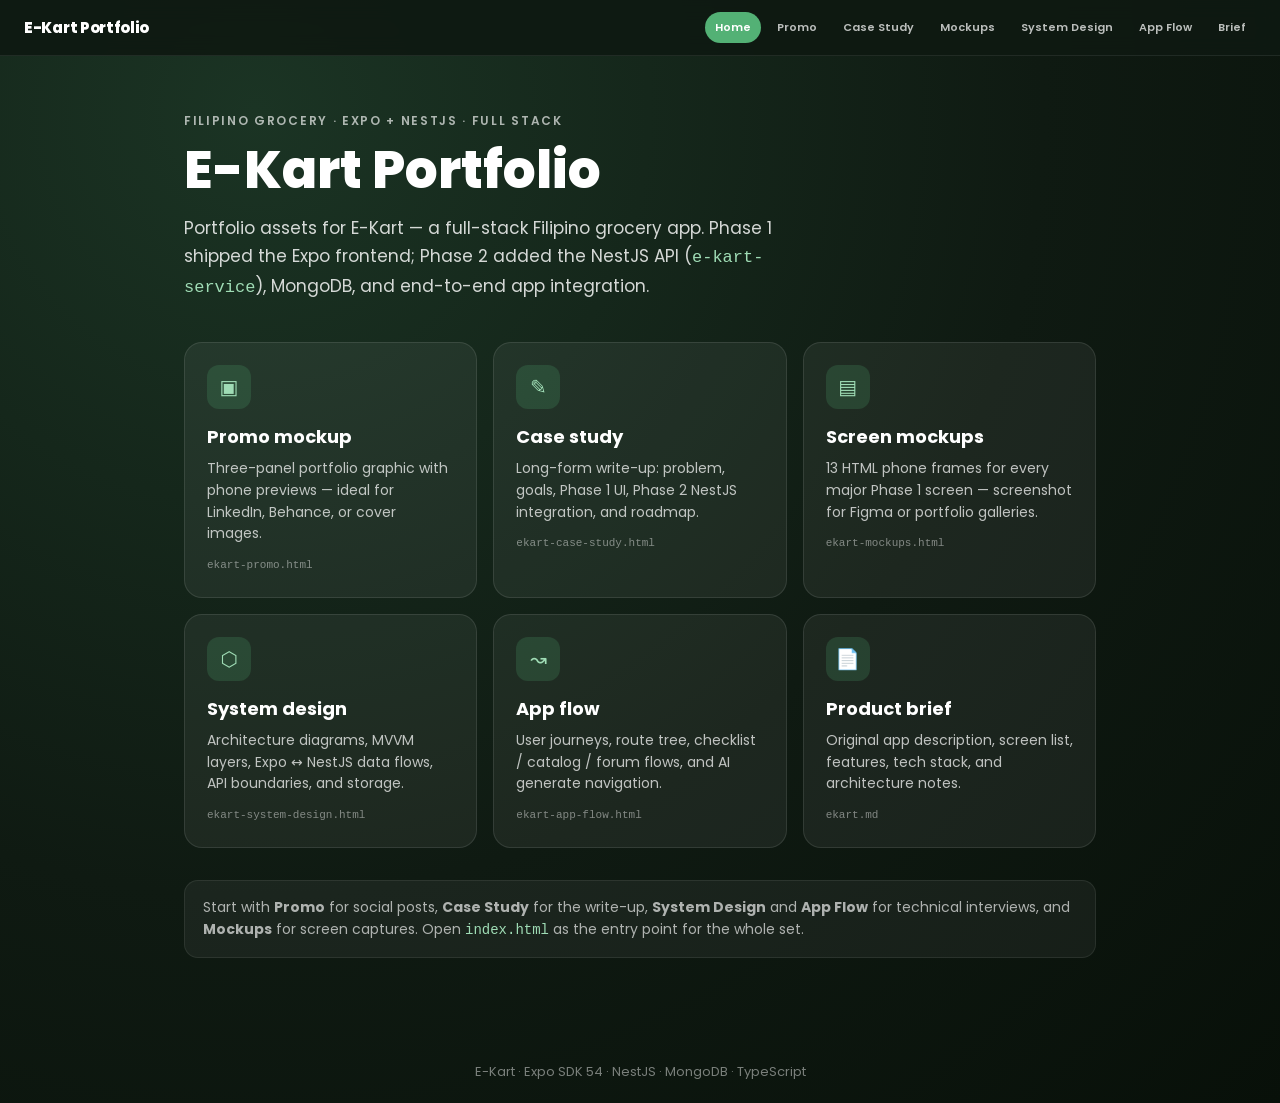
<file: index.html>
<!DOCTYPE html>
<html lang="en">
  <head>
    <meta charset="UTF-8" />
    <meta name="viewport" content="width=device-width, initial-scale=1.0" />
    <title>E-Kart — Portfolio</title>
    <link rel="preconnect" href="https://fonts.googleapis.com" />
    <link rel="preconnect" href="https://fonts.gstatic.com" crossorigin />
    <link
      href="https://fonts.googleapis.com/css2?family=Poppins:wght@400;500;600;700;800&display=swap"
      rel="stylesheet" />
    <link rel="stylesheet" href="portfolio-nav.css" />
    <style>
      :root {
        --accent: #53b175;
        --bg-deep: #0f1a12;
      }

      * {
        box-sizing: border-box;
        margin: 0;
        padding: 0;
      }

      body {
        font-family: 'Poppins', system-ui, sans-serif;
        background: radial-gradient(circle at 20% 10%, #1b3424 0%, var(--bg-deep) 55%, #081009 100%);
        color: #fff;
        min-height: 100vh;
      }

      .hub {
        max-width: 960px;
        margin: 0 auto;
        padding: 56px 24px 80px;
      }

      .hub-eyebrow {
        font-size: 12px;
        font-weight: 600;
        letter-spacing: 0.14em;
        text-transform: uppercase;
        color: rgba(255, 255, 255, 0.65);
      }

      .hub h1 {
        font-size: clamp(36px, 6vw, 52px);
        font-weight: 800;
        line-height: 1.08;
        margin-top: 12px;
      }

      .hub-lead {
        margin-top: 16px;
        font-size: 17px;
        line-height: 1.65;
        color: rgba(255, 255, 255, 0.82);
        max-width: 620px;
      }

      .hub-grid {
        display: grid;
        grid-template-columns: repeat(auto-fill, minmax(260px, 1fr));
        gap: 16px;
        margin-top: 40px;
      }

      .hub-card {
        background: rgba(255, 255, 255, 0.06);
        border: 1px solid rgba(255, 255, 255, 0.1);
        border-radius: 18px;
        padding: 22px;
        text-decoration: none;
        color: inherit;
        transition: transform 0.15s, border-color 0.15s, background 0.15s;
      }

      .hub-card:hover {
        transform: translateY(-2px);
        border-color: rgba(83, 177, 117, 0.45);
        background: rgba(83, 177, 117, 0.12);
      }

      .hub-card-icon {
        width: 44px;
        height: 44px;
        border-radius: 12px;
        background: rgba(83, 177, 117, 0.2);
        color: #9fdcb5;
        display: grid;
        place-items: center;
        font-size: 20px;
        margin-bottom: 14px;
      }

      .hub-card h2 {
        font-size: 18px;
        font-weight: 700;
        margin-bottom: 8px;
      }

      .hub-card p {
        font-size: 14px;
        line-height: 1.55;
        color: rgba(255, 255, 255, 0.72);
      }

      .hub-card .file {
        display: inline-block;
        margin-top: 14px;
        font-size: 11px;
        font-family: ui-monospace, monospace;
        color: rgba(255, 255, 255, 0.45);
      }

      .hub-note {
        margin-top: 32px;
        padding: 16px 18px;
        border-radius: 14px;
        background: rgba(255, 255, 255, 0.05);
        border: 1px solid rgba(255, 255, 255, 0.08);
        font-size: 14px;
        color: rgba(255, 255, 255, 0.65);
        line-height: 1.55;
      }

      footer {
        text-align: center;
        padding: 24px;
        color: rgba(255, 255, 255, 0.45);
        font-size: 13px;
      }
    </style>
  </head>
  <body>
    <nav class="portfolio-nav">
      <a class="portfolio-nav-brand" href="index.html">E-Kart Portfolio</a>
      <div class="portfolio-nav-links">
        <a href="index.html" class="active">Home</a>
        <a href="ekart-promo.html">Promo</a>
        <a href="ekart-case-study.html">Case Study</a>
        <a href="ekart-mockups.html">Mockups</a>
        <a href="ekart-system-design.html">System Design</a>
        <a href="ekart-app-flow.html">App Flow</a>
        <a href="ekart.md">Brief</a>
      </div>
    </nav>

    <main class="hub">
      <p class="hub-eyebrow">Filipino grocery · Expo + NestJS · Full stack</p>
      <h1>E-Kart Portfolio</h1>
      <p class="hub-lead">
        Portfolio assets for E-Kart — a full-stack Filipino grocery app. Phase 1 shipped the Expo
        frontend; Phase 2 added the NestJS API (<code style="color: #9fdcb5">e-kart-service</code>),
        MongoDB, and end-to-end app integration.
      </p>

      <div class="hub-grid">
        <a class="hub-card" href="ekart-promo.html">
          <div class="hub-card-icon">▣</div>
          <h2>Promo mockup</h2>
          <p>Three-panel portfolio graphic with phone previews — ideal for LinkedIn, Behance, or cover images.</p>
          <span class="file">ekart-promo.html</span>
        </a>

        <a class="hub-card" href="ekart-case-study.html">
          <div class="hub-card-icon">✎</div>
          <h2>Case study</h2>
          <p>Long-form write-up: problem, goals, Phase 1 UI, Phase 2 NestJS integration, and roadmap.</p>
          <span class="file">ekart-case-study.html</span>
        </a>

        <a class="hub-card" href="ekart-mockups.html">
          <div class="hub-card-icon">▤</div>
          <h2>Screen mockups</h2>
          <p>13 HTML phone frames for every major Phase 1 screen — screenshot for Figma or portfolio galleries.</p>
          <span class="file">ekart-mockups.html</span>
        </a>

        <a class="hub-card" href="ekart-system-design.html">
          <div class="hub-card-icon">⬡</div>
          <h2>System design</h2>
          <p>Architecture diagrams, MVVM layers, Expo ↔ NestJS data flows, API boundaries, and storage.</p>
          <span class="file">ekart-system-design.html</span>
        </a>

        <a class="hub-card" href="ekart-app-flow.html">
          <div class="hub-card-icon">↝</div>
          <h2>App flow</h2>
          <p>User journeys, route tree, checklist / catalog / forum flows, and AI generate navigation.</p>
          <span class="file">ekart-app-flow.html</span>
        </a>

        <a class="hub-card" href="ekart.md">
          <div class="hub-card-icon">📄</div>
          <h2>Product brief</h2>
          <p>Original app description, screen list, features, tech stack, and architecture notes.</p>
          <span class="file">ekart.md</span>
        </a>
      </div>

      <p class="hub-note">
        Start with <strong>Promo</strong> for social posts, <strong>Case Study</strong> for the write-up,
        <strong>System Design</strong> and <strong>App Flow</strong> for technical interviews, and
        <strong>Mockups</strong> for screen captures. Open
        <code style="color: #9fdcb5">index.html</code> as the entry point for the whole set.
      </p>
    </main>

    <footer>
      <p>E-Kart · Expo SDK 54 · NestJS · MongoDB · TypeScript</p>
    </footer>
  </body>
</html>
</file>
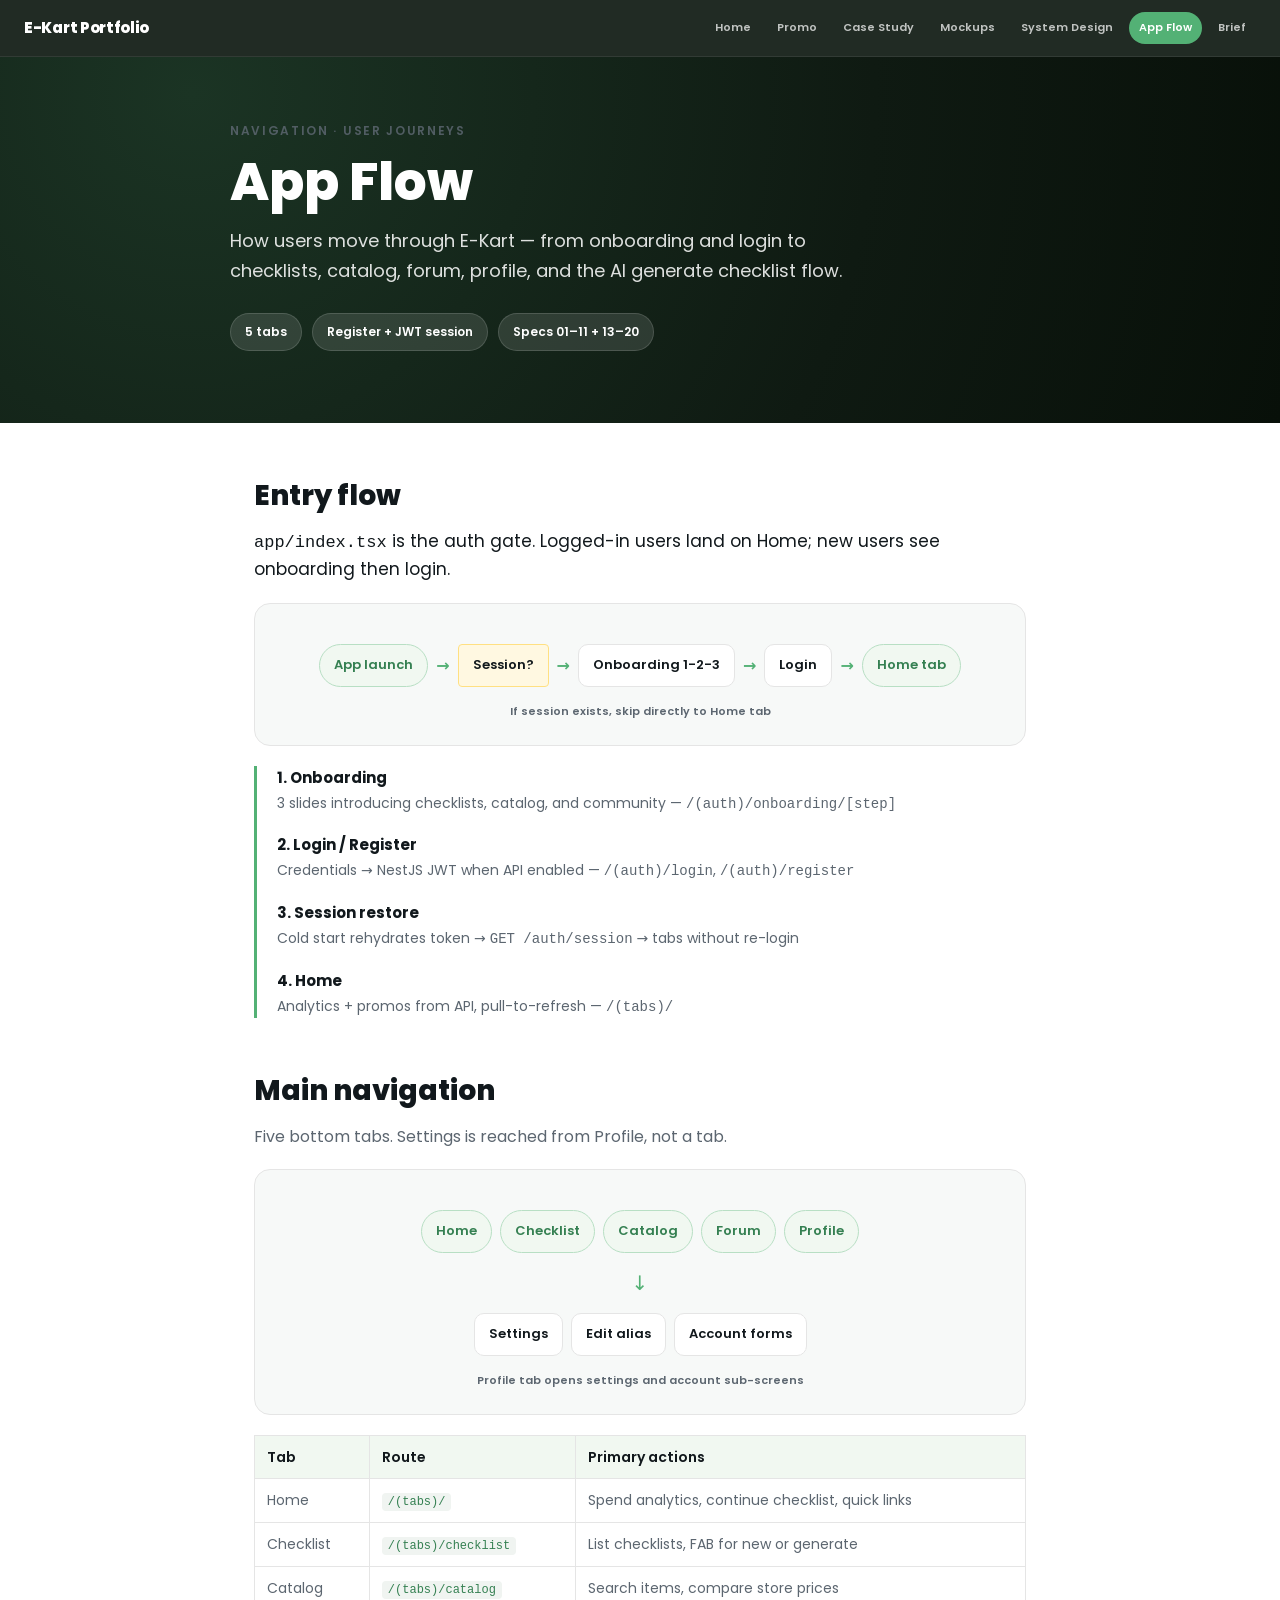
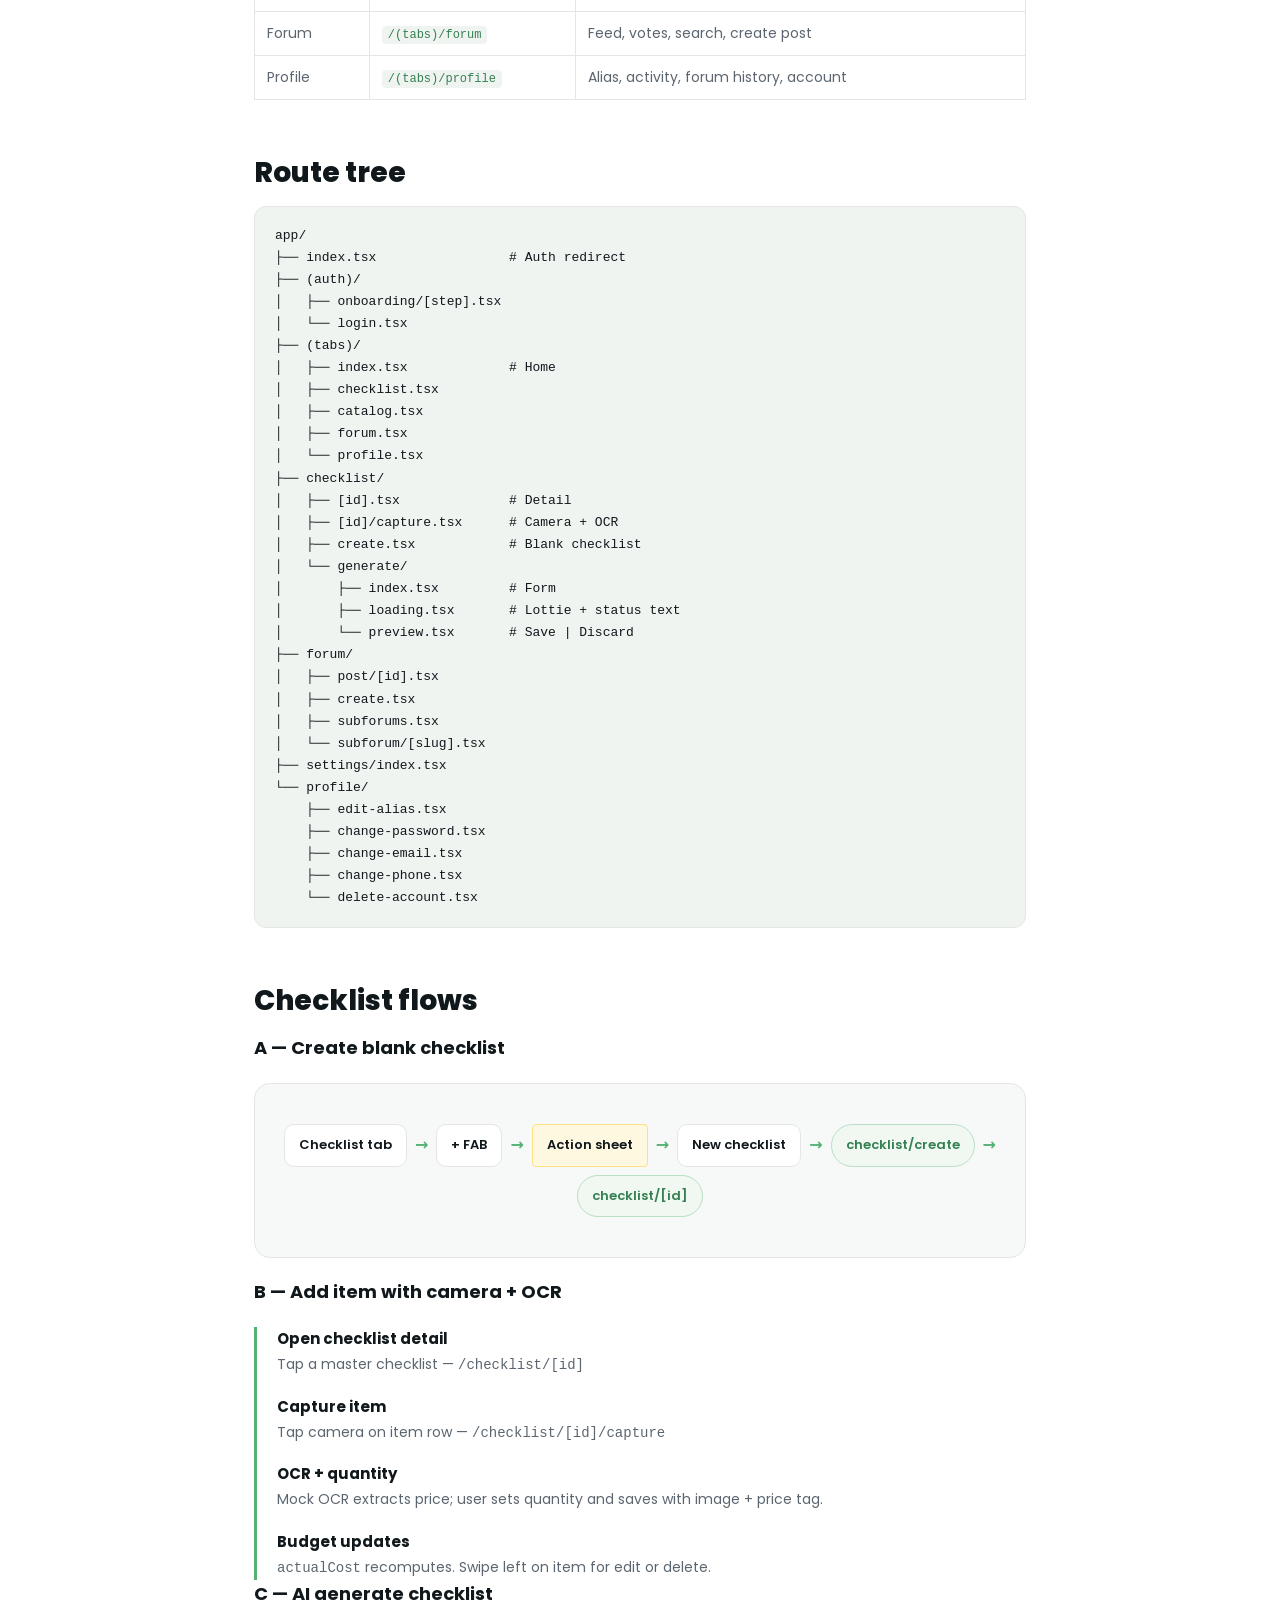
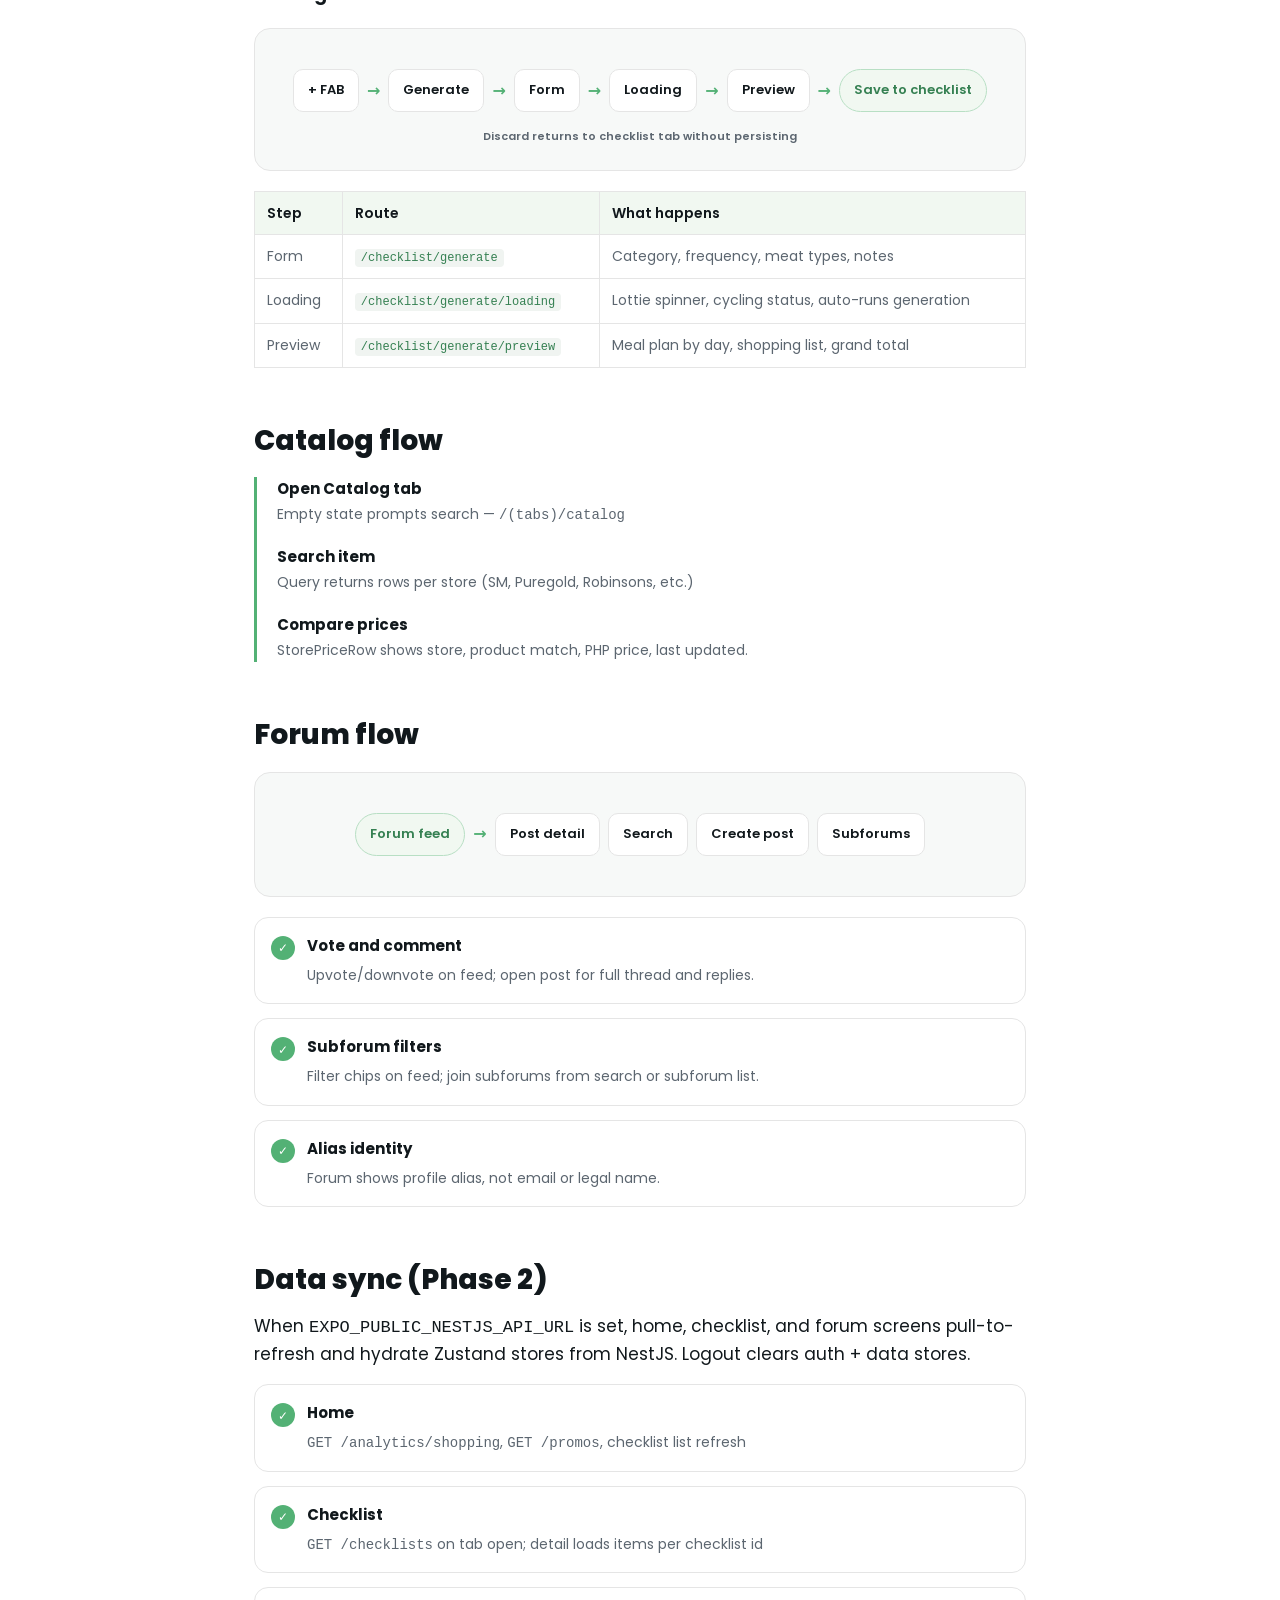
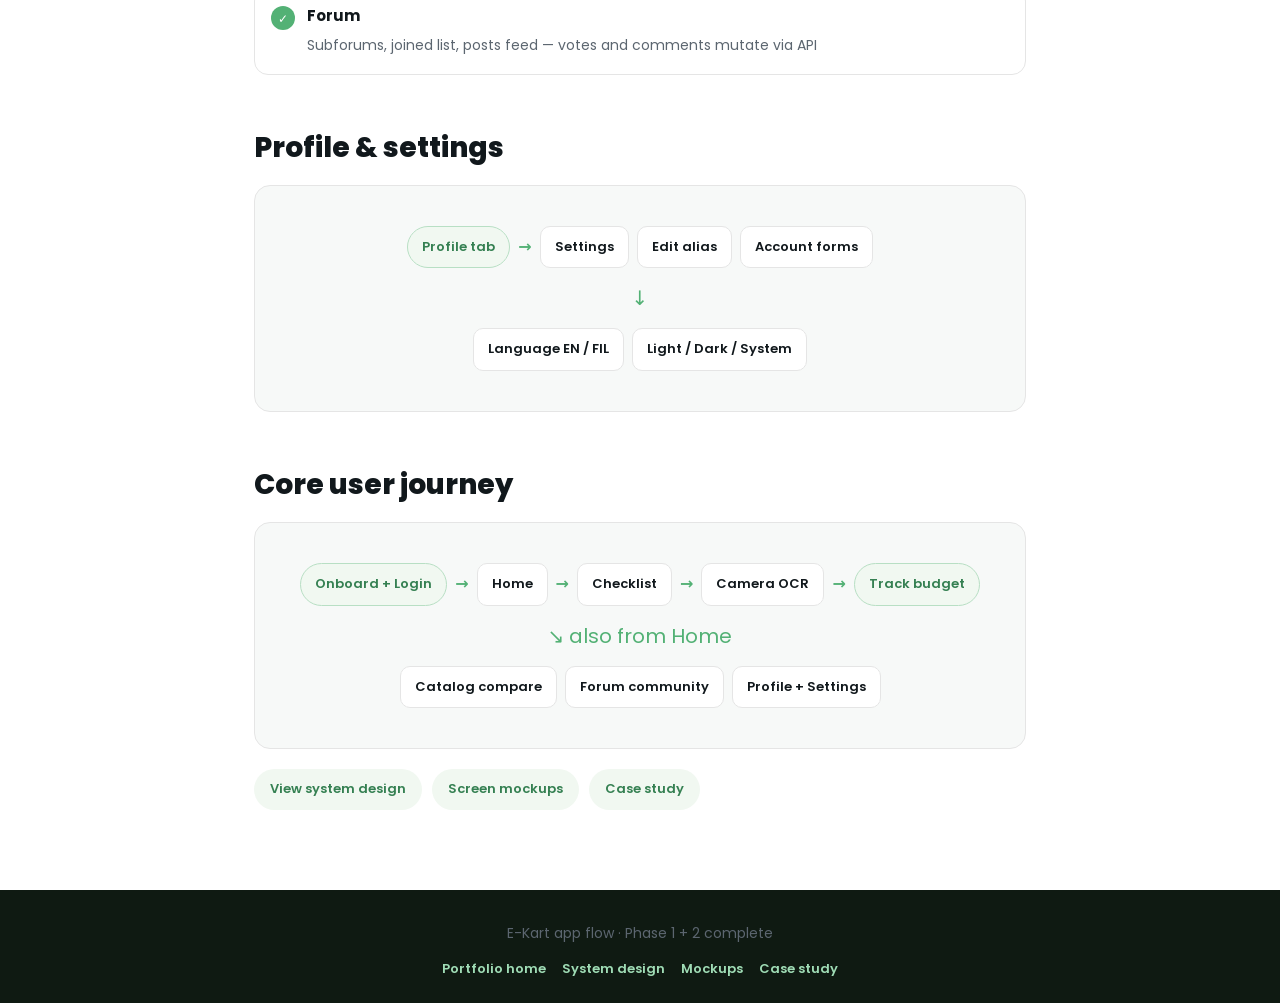
<file: ekart-app-flow.html>
<!DOCTYPE html>
<html lang="en">
  <head>
    <meta charset="UTF-8" />
    <meta name="viewport" content="width=device-width, initial-scale=1.0" />
    <title>E-Kart — App Flow</title>
    <link rel="preconnect" href="https://fonts.googleapis.com" />
    <link rel="preconnect" href="https://fonts.gstatic.com" crossorigin />
    <link
      href="https://fonts.googleapis.com/css2?family=Poppins:wght@400;500;600;700;800&display=swap"
      rel="stylesheet" />
    <link rel="stylesheet" href="portfolio-nav.css" />
    <link rel="stylesheet" href="portfolio-docs.css" />
  </head>
  <body>
    <nav class="portfolio-nav">
      <a class="portfolio-nav-brand" href="index.html">E-Kart Portfolio</a>
      <div class="portfolio-nav-links">
        <a href="index.html">Home</a>
        <a href="ekart-promo.html">Promo</a>
        <a href="ekart-case-study.html">Case Study</a>
        <a href="ekart-mockups.html">Mockups</a>
        <a href="ekart-system-design.html">System Design</a>
        <a href="ekart-app-flow.html" class="active">App Flow</a>
        <a href="ekart.md">Brief</a>
      </div>
    </nav>

    <header class="hero">
      <div class="hero-inner">
        <p class="eyebrow">Navigation · User Journeys</p>
        <h1>App Flow</h1>
        <p class="hero-lead">
          How users move through E-Kart — from onboarding and login to checklists, catalog, forum,
          profile, and the AI generate checklist flow.
        </p>
        <div class="meta">
          <span class="pill">5 tabs</span>
          <span class="pill">Register + JWT session</span>
          <span class="pill">Specs 01–11 + 13–20</span>
        </div>
      </div>
    </header>

    <main class="content">
      <section id="entry">
        <h2>Entry flow</h2>
        <p class="lead">
          <code>app/index.tsx</code> is the auth gate. Logged-in users land on Home; new users see
          onboarding then login.
        </p>
        <div class="diagram">
          <div class="flow-chart">
            <div class="flow-node start">App launch</div>
            <span class="flow-connector">→</span>
            <div class="flow-node decision">Session?</div>
            <span class="flow-connector">→</span>
            <div class="flow-node">Onboarding 1-2-3</div>
            <span class="flow-connector">→</span>
            <div class="flow-node">Login</div>
            <span class="flow-connector">→</span>
            <div class="flow-node accent start">Home tab</div>
          </div>
          <p class="flow-label">If session exists, skip directly to Home tab</p>
        </div>
        <div class="flow">
          <div class="flow-step">
            <strong>1. Onboarding</strong>
            <span>3 slides introducing checklists, catalog, and community — <code>/(auth)/onboarding/[step]</code></span>
          </div>
          <div class="flow-step">
            <strong>2. Login / Register</strong>
            <span>Credentials → NestJS JWT when API enabled — <code>/(auth)/login</code>, <code>/(auth)/register</code></span>
          </div>
          <div class="flow-step">
            <strong>3. Session restore</strong>
            <span>Cold start rehydrates token → <code>GET /auth/session</code> → tabs without re-login</span>
          </div>
          <div class="flow-step">
            <strong>4. Home</strong>
            <span>Analytics + promos from API, pull-to-refresh — <code>/(tabs)/</code></span>
          </div>
        </div>
      </section>

      <section id="tabs">
        <h2>Main navigation</h2>
        <p>Five bottom tabs. Settings is reached from Profile, not a tab.</p>
        <div class="diagram">
          <div class="flow-chart">
            <div class="flow-node start">Home</div>
            <div class="flow-node start">Checklist</div>
            <div class="flow-node start">Catalog</div>
            <div class="flow-node start">Forum</div>
            <div class="flow-node start">Profile</div>
          </div>
          <div class="arch-arrow-down">↓</div>
          <div class="flow-chart">
            <div class="flow-node">Settings</div>
            <div class="flow-node">Edit alias</div>
            <div class="flow-node">Account forms</div>
          </div>
          <p class="flow-label">Profile tab opens settings and account sub-screens</p>
        </div>
        <table class="doc-table">
          <thead>
            <tr>
              <th>Tab</th>
              <th>Route</th>
              <th>Primary actions</th>
            </tr>
          </thead>
          <tbody>
            <tr>
              <td>Home</td>
              <td><code>/(tabs)/</code></td>
              <td>Spend analytics, continue checklist, quick links</td>
            </tr>
            <tr>
              <td>Checklist</td>
              <td><code>/(tabs)/checklist</code></td>
              <td>List checklists, FAB for new or generate</td>
            </tr>
            <tr>
              <td>Catalog</td>
              <td><code>/(tabs)/catalog</code></td>
              <td>Search items, compare store prices</td>
            </tr>
            <tr>
              <td>Forum</td>
              <td><code>/(tabs)/forum</code></td>
              <td>Feed, votes, search, create post</td>
            </tr>
            <tr>
              <td>Profile</td>
              <td><code>/(tabs)/profile</code></td>
              <td>Alias, activity, forum history, account</td>
            </tr>
          </tbody>
        </table>
      </section>

      <section id="routes">
        <h2>Route tree</h2>
        <pre class="route-tree">app/
├── index.tsx                 # Auth redirect
├── (auth)/
│   ├── onboarding/[step].tsx
│   └── login.tsx
├── (tabs)/
│   ├── index.tsx             # Home
│   ├── checklist.tsx
│   ├── catalog.tsx
│   ├── forum.tsx
│   └── profile.tsx
├── checklist/
│   ├── [id].tsx              # Detail
│   ├── [id]/capture.tsx      # Camera + OCR
│   ├── create.tsx            # Blank checklist
│   └── generate/
│       ├── index.tsx         # Form
│       ├── loading.tsx       # Lottie + status text
│       └── preview.tsx       # Save | Discard
├── forum/
│   ├── post/[id].tsx
│   ├── create.tsx
│   ├── subforums.tsx
│   └── subforum/[slug].tsx
├── settings/index.tsx
└── profile/
    ├── edit-alias.tsx
    ├── change-password.tsx
    ├── change-email.tsx
    ├── change-phone.tsx
    └── delete-account.tsx</pre>
      </section>

      <section id="checklist">
        <h2>Checklist flows</h2>

        <h3>A — Create blank checklist</h3>
        <div class="diagram">
          <div class="flow-chart">
            <div class="flow-node">Checklist tab</div>
            <span class="flow-connector">→</span>
            <div class="flow-node">+ FAB</div>
            <span class="flow-connector">→</span>
            <div class="flow-node decision">Action sheet</div>
            <span class="flow-connector">→</span>
            <div class="flow-node">New checklist</div>
            <span class="flow-connector">→</span>
            <div class="flow-node accent">checklist/create</div>
            <span class="flow-connector">→</span>
            <div class="flow-node accent">checklist/[id]</div>
          </div>
        </div>

        <h3>B — Add item with camera + OCR</h3>
        <div class="flow">
          <div class="flow-step">
            <strong>Open checklist detail</strong>
            <span>Tap a master checklist — <code>/checklist/[id]</code></span>
          </div>
          <div class="flow-step">
            <strong>Capture item</strong>
            <span>Tap camera on item row — <code>/checklist/[id]/capture</code></span>
          </div>
          <div class="flow-step">
            <strong>OCR + quantity</strong>
            <span>Mock OCR extracts price; user sets quantity and saves with image + price tag.</span>
          </div>
          <div class="flow-step">
            <strong>Budget updates</strong>
            <span><code>actualCost</code> recomputes. Swipe left on item for edit or delete.</span>
          </div>
        </div>

        <h3>C — AI generate checklist</h3>
        <div class="diagram">
          <div class="flow-chart">
            <div class="flow-node">+ FAB</div>
            <span class="flow-connector">→</span>
            <div class="flow-node">Generate</div>
            <span class="flow-connector">→</span>
            <div class="flow-node">Form</div>
            <span class="flow-connector">→</span>
            <div class="flow-node">Loading</div>
            <span class="flow-connector">→</span>
            <div class="flow-node">Preview</div>
            <span class="flow-connector">→</span>
            <div class="flow-node accent">Save to checklist</div>
          </div>
          <p class="flow-label">Discard returns to checklist tab without persisting</p>
        </div>
        <table class="doc-table">
          <thead>
            <tr>
              <th>Step</th>
              <th>Route</th>
              <th>What happens</th>
            </tr>
          </thead>
          <tbody>
            <tr>
              <td>Form</td>
              <td><code>/checklist/generate</code></td>
              <td>Category, frequency, meat types, notes</td>
            </tr>
            <tr>
              <td>Loading</td>
              <td><code>/checklist/generate/loading</code></td>
              <td>Lottie spinner, cycling status, auto-runs generation</td>
            </tr>
            <tr>
              <td>Preview</td>
              <td><code>/checklist/generate/preview</code></td>
              <td>Meal plan by day, shopping list, grand total</td>
            </tr>
          </tbody>
        </table>
      </section>

      <section id="catalog">
        <h2>Catalog flow</h2>
        <div class="flow">
          <div class="flow-step">
            <strong>Open Catalog tab</strong>
            <span>Empty state prompts search — <code>/(tabs)/catalog</code></span>
          </div>
          <div class="flow-step">
            <strong>Search item</strong>
            <span>Query returns rows per store (SM, Puregold, Robinsons, etc.)</span>
          </div>
          <div class="flow-step">
            <strong>Compare prices</strong>
            <span>StorePriceRow shows store, product match, PHP price, last updated.</span>
          </div>
        </div>
      </section>

      <section id="forum">
        <h2>Forum flow</h2>
        <div class="diagram">
          <div class="flow-chart">
            <div class="flow-node start">Forum feed</div>
            <span class="flow-connector">→</span>
            <div class="flow-node">Post detail</div>
            <div class="flow-node">Search</div>
            <div class="flow-node">Create post</div>
            <div class="flow-node">Subforums</div>
          </div>
        </div>
        <ul class="feature-list">
          <li>
            <div>
              <strong>Vote and comment</strong>
              <span>Upvote/downvote on feed; open post for full thread and replies.</span>
            </div>
          </li>
          <li>
            <div>
              <strong>Subforum filters</strong>
              <span>Filter chips on feed; join subforums from search or subforum list.</span>
            </div>
          </li>
          <li>
            <div>
              <strong>Alias identity</strong>
              <span>Forum shows profile alias, not email or legal name.</span>
            </div>
          </li>
        </ul>
      </section>

      <section id="sync">
        <h2>Data sync (Phase 2)</h2>
        <p class="lead">
          When <code>EXPO_PUBLIC_NESTJS_API_URL</code> is set, home, checklist, and forum screens
          pull-to-refresh and hydrate Zustand stores from NestJS. Logout clears auth + data stores.
        </p>
        <ul class="feature-list">
          <li>
            <div>
              <strong>Home</strong>
              <span><code>GET /analytics/shopping</code>, <code>GET /promos</code>, checklist list refresh</span>
            </div>
          </li>
          <li>
            <div>
              <strong>Checklist</strong>
              <span><code>GET /checklists</code> on tab open; detail loads items per checklist id</span>
            </div>
          </li>
          <li>
            <div>
              <strong>Forum</strong>
              <span>Subforums, joined list, posts feed — votes and comments mutate via API</span>
            </div>
          </li>
        </ul>
      </section>

      <section id="profile">
        <h2>Profile &amp; settings</h2>
        <div class="diagram">
          <div class="flow-chart">
            <div class="flow-node start">Profile tab</div>
            <span class="flow-connector">→</span>
            <div class="flow-node">Settings</div>
            <div class="flow-node">Edit alias</div>
            <div class="flow-node">Account forms</div>
          </div>
          <div class="arch-arrow-down">↓</div>
          <div class="flow-chart">
            <div class="flow-node">Language EN / FIL</div>
            <div class="flow-node">Light / Dark / System</div>
          </div>
        </div>
      </section>

      <section id="journey">
        <h2>Core user journey</h2>
        <div class="diagram">
          <div class="flow-chart">
            <div class="flow-node start">Onboard + Login</div>
            <span class="flow-connector">→</span>
            <div class="flow-node">Home</div>
            <span class="flow-connector">→</span>
            <div class="flow-node">Checklist</div>
            <span class="flow-connector">→</span>
            <div class="flow-node">Camera OCR</div>
            <span class="flow-connector">→</span>
            <div class="flow-node accent">Track budget</div>
          </div>
          <div class="arch-arrow-down">↘ also from Home</div>
          <div class="flow-chart">
            <div class="flow-node">Catalog compare</div>
            <div class="flow-node">Forum community</div>
            <div class="flow-node">Profile + Settings</div>
          </div>
        </div>
        <div class="cross-links">
          <a href="ekart-system-design.html">View system design</a>
          <a href="ekart-mockups.html">Screen mockups</a>
          <a href="ekart-case-study.html">Case study</a>
        </div>
      </section>
    </main>

    <footer>
      <p>E-Kart app flow · Phase 1 + 2 complete</p>
      <nav class="portfolio-footer-nav portfolio-footer-nav--dark">
        <a href="index.html">Portfolio home</a>
        <a href="ekart-system-design.html">System design</a>
        <a href="ekart-mockups.html">Mockups</a>
        <a href="ekart-case-study.html">Case study</a>
      </nav>
    </footer>
  </body>
</html>
</file>
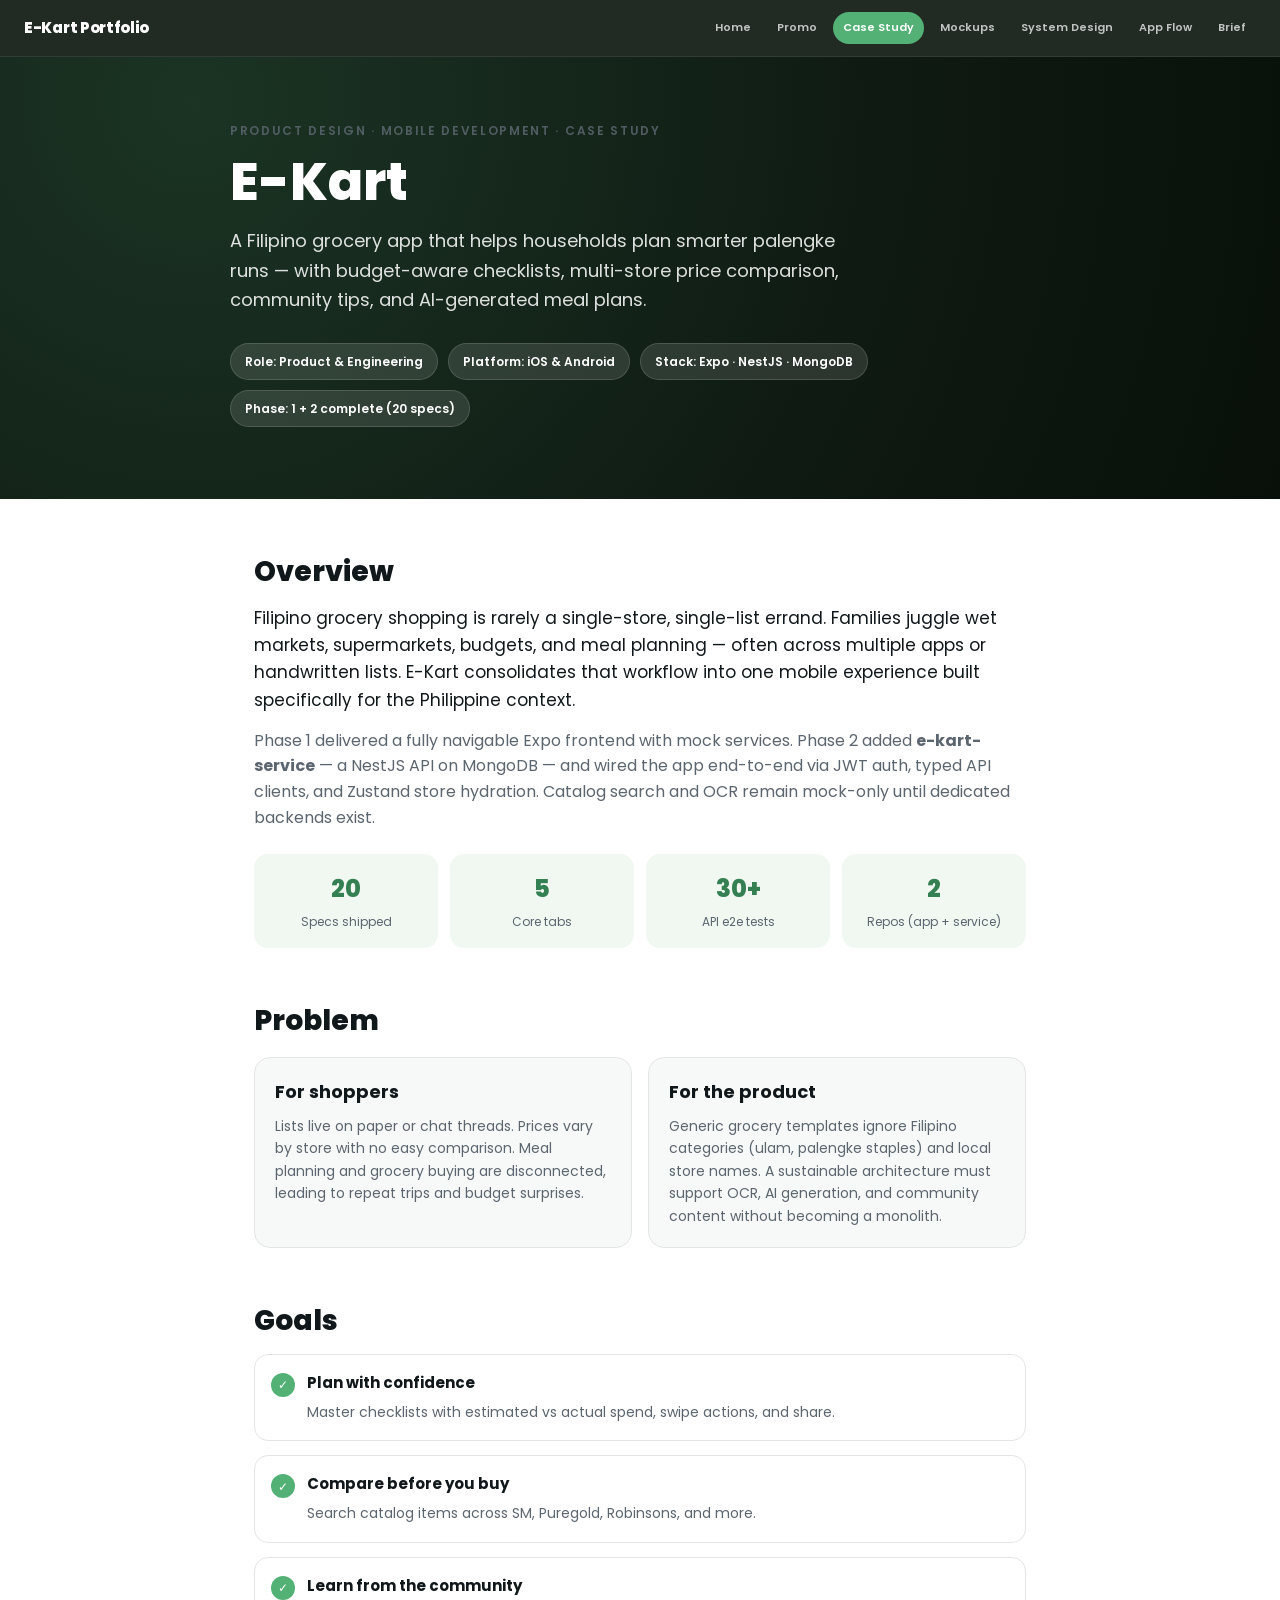
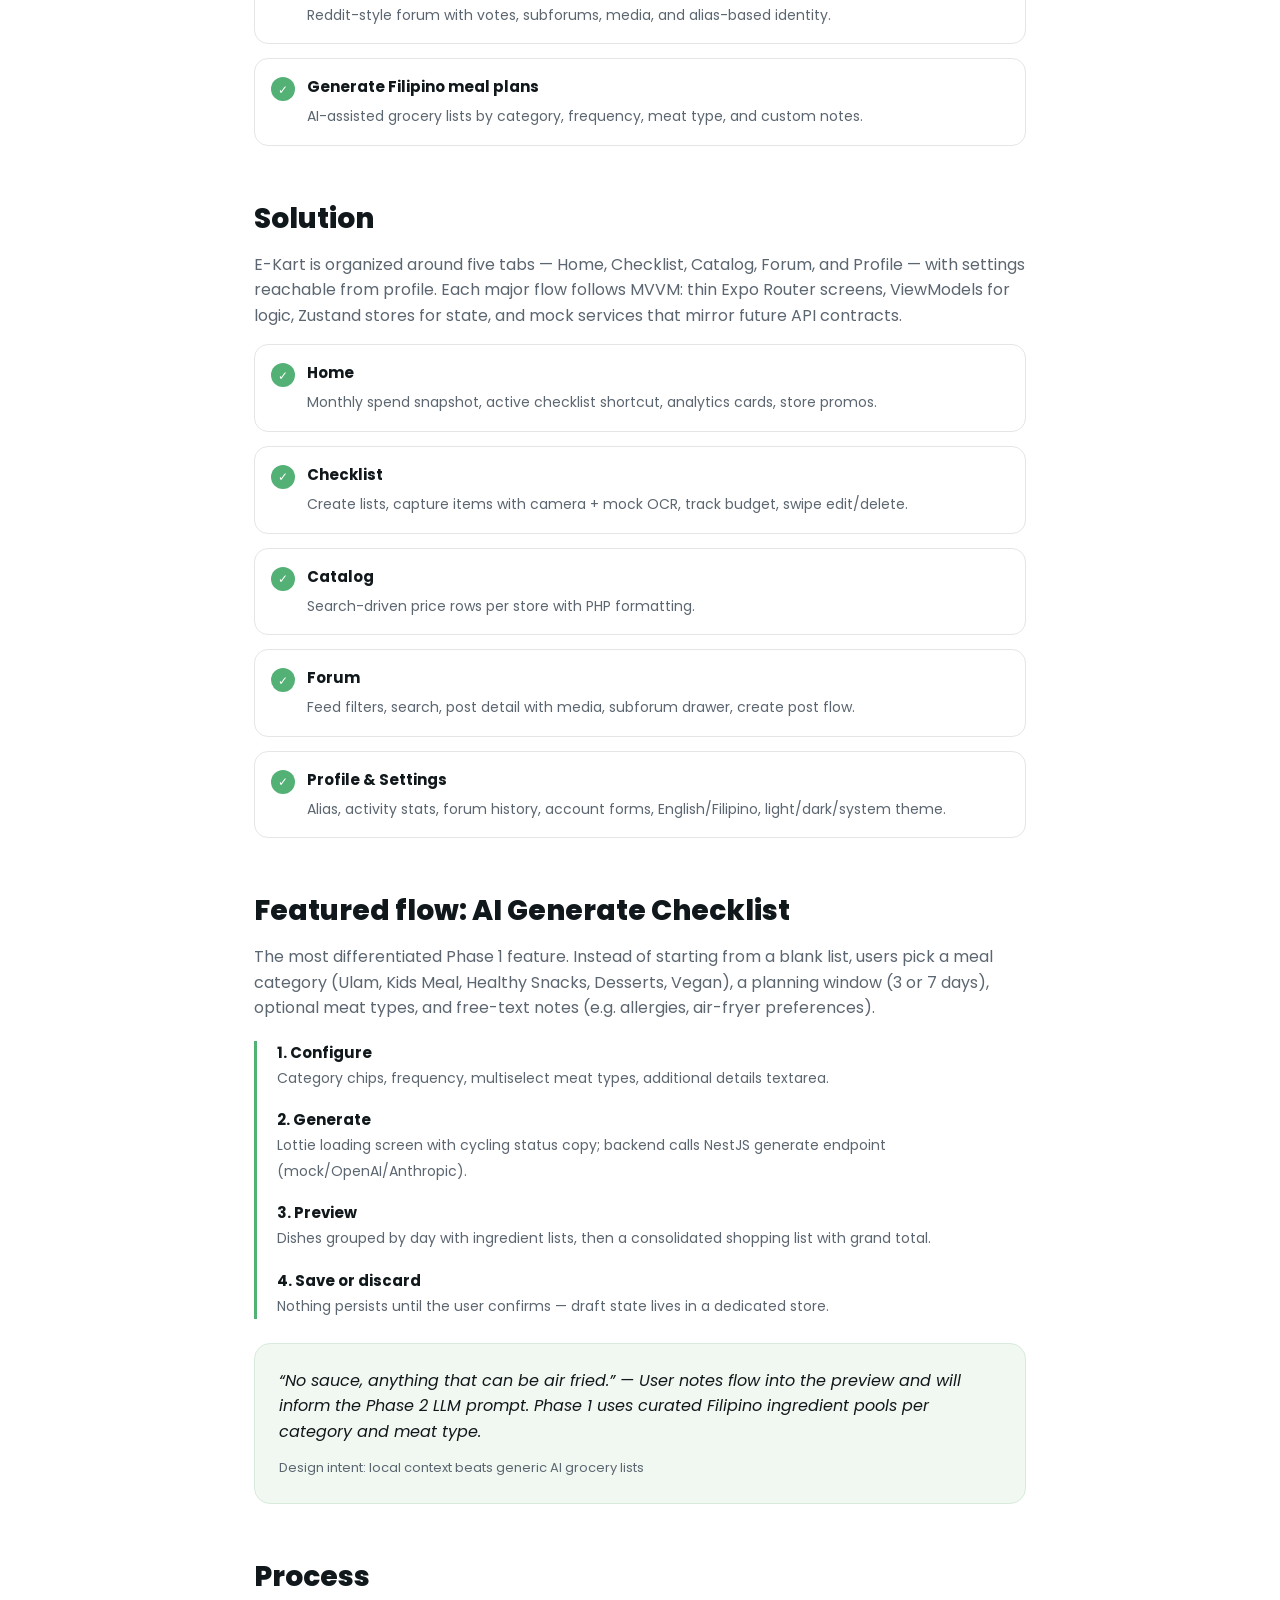
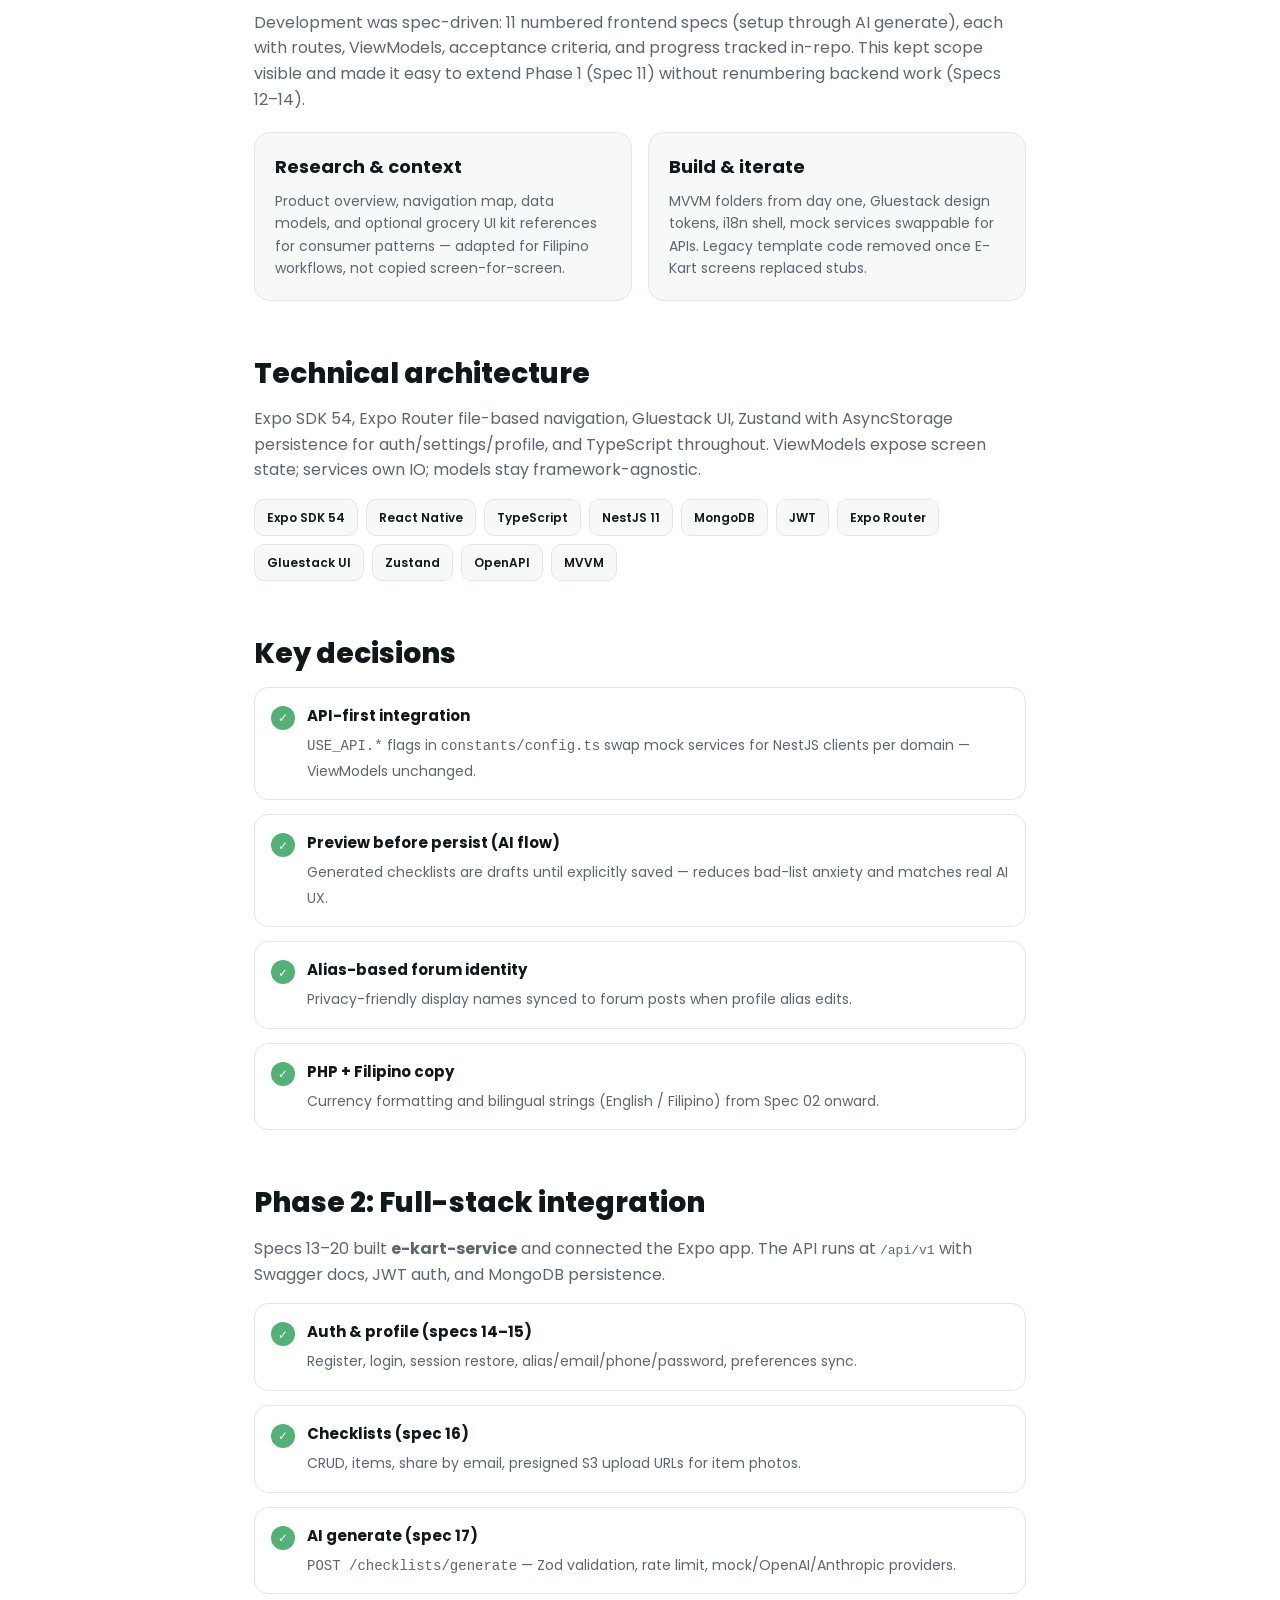
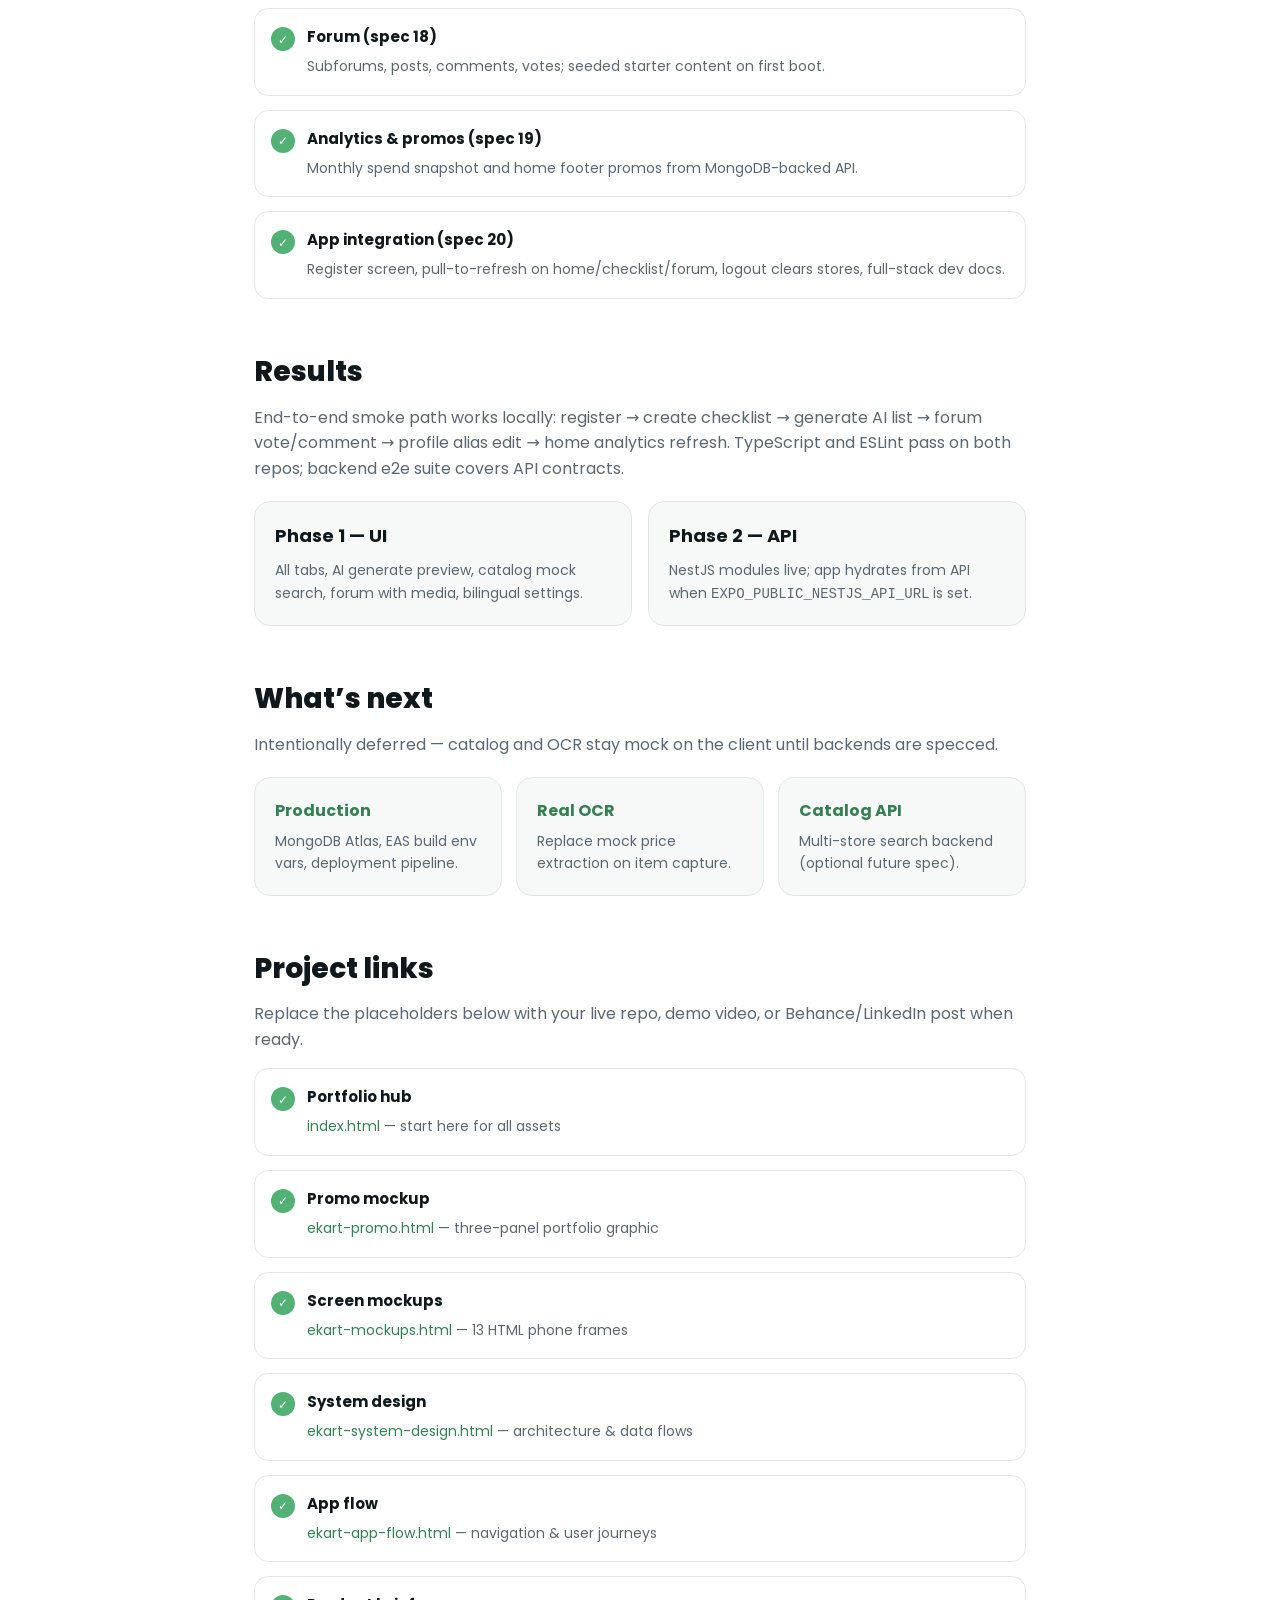
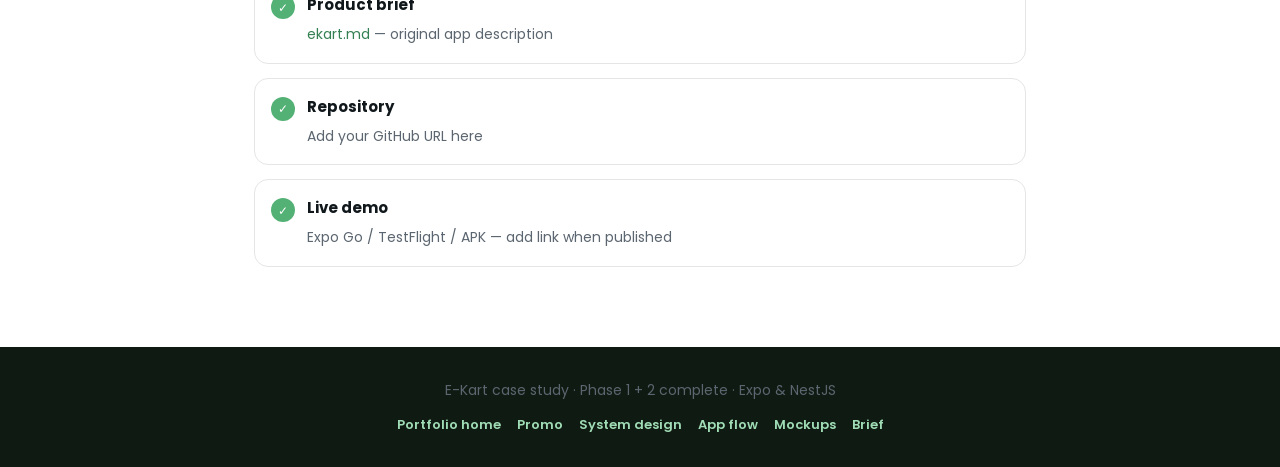
<file: ekart-case-study.html>
<!DOCTYPE html>
<html lang="en">
  <head>
    <meta charset="UTF-8" />
    <meta name="viewport" content="width=device-width, initial-scale=1.0" />
    <title>E-Kart — Case Study</title>
    <link rel="preconnect" href="https://fonts.googleapis.com" />
    <link rel="preconnect" href="https://fonts.gstatic.com" crossorigin />
    <link
      href="https://fonts.googleapis.com/css2?family=Poppins:wght@400;500;600;700;800&display=swap"
      rel="stylesheet" />
    <link rel="stylesheet" href="portfolio-nav.css" />
    <style>
      :root {
        --accent: #53b175;
        --accent-dark: #358052;
        --accent-soft: #f1f8f1;
        --bg-deep: #0f1a12;
        --text: #11181c;
        --text-muted: #5c6670;
        --border: #e5e5e5;
        --surface: #ffffff;
        --surface-alt: #f7f9f8;
      }

      * {
        box-sizing: border-box;
        margin: 0;
        padding: 0;
      }

      body {
        font-family: 'Poppins', system-ui, sans-serif;
        color: var(--text);
        background: var(--surface);
        line-height: 1.6;
      }

      a {
        color: var(--accent-dark);
        text-decoration: none;
      }

      a:hover {
        text-decoration: underline;
      }

      .hero {
        background: radial-gradient(circle at 15% 10%, #1b3424 0%, var(--bg-deep) 60%, #081009 100%);
        color: #fff;
        padding: 64px 24px 72px;
      }

      .hero-inner,
      .content {
        max-width: 820px;
        margin: 0 auto;
      }

      .eyebrow {
        font-size: 12px;
        font-weight: 600;
        letter-spacing: 0.14em;
        text-transform: uppercase;
        opacity: 0.85;
      }

      .hero h1 {
        font-size: clamp(36px, 6vw, 52px);
        font-weight: 800;
        line-height: 1.08;
        margin-top: 12px;
      }

      .hero-lead {
        margin-top: 16px;
        font-size: 18px;
        line-height: 1.65;
        color: rgba(255, 255, 255, 0.86);
        max-width: 640px;
      }

      .meta {
        display: flex;
        flex-wrap: wrap;
        gap: 10px;
        margin-top: 28px;
      }

      .pill {
        font-size: 12px;
        font-weight: 600;
        padding: 8px 14px;
        border-radius: 999px;
        background: rgba(255, 255, 255, 0.12);
        border: 1px solid rgba(255, 255, 255, 0.14);
      }

      .content {
        padding: 56px 24px 80px;
      }

      section + section {
        margin-top: 56px;
      }

      h2 {
        font-size: 28px;
        font-weight: 800;
        line-height: 1.2;
        margin-bottom: 16px;
      }

      h3 {
        font-size: 18px;
        font-weight: 700;
        margin-bottom: 8px;
      }

      p {
        color: var(--text-muted);
        margin-bottom: 14px;
      }

      p:last-child {
        margin-bottom: 0;
      }

      .lead {
        font-size: 17px;
        color: var(--text);
      }

      .grid-2 {
        display: grid;
        grid-template-columns: repeat(2, minmax(0, 1fr));
        gap: 16px;
        margin-top: 20px;
      }

      .card {
        background: var(--surface-alt);
        border: 1px solid var(--border);
        border-radius: 16px;
        padding: 20px;
      }

      .card p {
        font-size: 14px;
      }

      .stat-row {
        display: grid;
        grid-template-columns: repeat(4, minmax(0, 1fr));
        gap: 12px;
        margin-top: 24px;
      }

      .stat {
        background: var(--accent-soft);
        border-radius: 14px;
        padding: 16px;
        text-align: center;
      }

      .stat strong {
        display: block;
        font-size: 24px;
        font-weight: 800;
        color: var(--accent-dark);
      }

      .stat span {
        display: block;
        margin-top: 4px;
        font-size: 12px;
        color: var(--text-muted);
      }

      .feature-list {
        list-style: none;
        margin-top: 16px;
        display: flex;
        flex-direction: column;
        gap: 14px;
      }

      .feature-list li {
        display: flex;
        gap: 12px;
        align-items: flex-start;
        padding: 16px;
        border: 1px solid var(--border);
        border-radius: 14px;
        background: var(--surface);
      }

      .feature-list li::before {
        content: '✓';
        flex-shrink: 0;
        width: 24px;
        height: 24px;
        border-radius: 50%;
        background: var(--accent);
        color: #fff;
        font-size: 12px;
        font-weight: 700;
        display: grid;
        place-items: center;
        margin-top: 2px;
      }

      .feature-list strong {
        display: block;
        color: var(--text);
        font-size: 15px;
        margin-bottom: 4px;
      }

      .feature-list span {
        font-size: 14px;
        color: var(--text-muted);
      }

      .flow {
        margin-top: 20px;
        border-left: 3px solid var(--accent);
        padding-left: 20px;
        display: flex;
        flex-direction: column;
        gap: 18px;
      }

      .flow-step strong {
        display: block;
        color: var(--text);
        font-size: 15px;
      }

      .flow-step span {
        font-size: 14px;
        color: var(--text-muted);
      }

      .tech {
        display: flex;
        flex-wrap: wrap;
        gap: 8px;
        margin-top: 16px;
      }

      .tech span {
        font-size: 12px;
        font-weight: 600;
        padding: 8px 12px;
        border-radius: 10px;
        background: var(--surface-alt);
        border: 1px solid var(--border);
        color: var(--text);
      }

      .quote {
        margin-top: 24px;
        padding: 24px;
        border-radius: 16px;
        background: var(--accent-soft);
        border: 1px solid #d8eadc;
      }

      .quote p {
        color: var(--text);
        font-size: 16px;
        font-style: italic;
      }

      .quote cite {
        display: block;
        margin-top: 10px;
        font-size: 13px;
        color: var(--text-muted);
        font-style: normal;
      }

      .next-grid {
        display: grid;
        grid-template-columns: repeat(3, minmax(0, 1fr));
        gap: 14px;
        margin-top: 20px;
      }

      .next-grid .card strong {
        display: block;
        color: var(--accent-dark);
        margin-bottom: 6px;
      }

      footer {
        background: var(--bg-deep);
        color: rgba(255, 255, 255, 0.8);
        padding: 32px 24px;
        text-align: center;
        font-size: 14px;
      }

      footer a {
        color: #9fdcb5;
      }

      @media (max-width: 720px) {
        .grid-2,
        .stat-row,
        .next-grid {
          grid-template-columns: 1fr;
        }
      }

      @media print {
        .hero {
          padding: 32px 24px;
        }

        footer {
          background: #fff;
          color: #444;
          border-top: 1px solid var(--border);
        }
      }
    </style>
  </head>
  <body>
    <nav class="portfolio-nav">
      <a class="portfolio-nav-brand" href="index.html">E-Kart Portfolio</a>
      <div class="portfolio-nav-links">
        <a href="index.html">Home</a>
        <a href="ekart-promo.html">Promo</a>
        <a href="ekart-case-study.html" class="active">Case Study</a>
        <a href="ekart-mockups.html">Mockups</a>
        <a href="ekart-system-design.html">System Design</a>
        <a href="ekart-app-flow.html">App Flow</a>
        <a href="ekart.md">Brief</a>
      </div>
    </nav>
    <header class="hero">
      <div class="hero-inner">
        <p class="eyebrow">Product Design · Mobile Development · Case Study</p>
        <h1>E-Kart</h1>
        <p class="hero-lead">
          A Filipino grocery app that helps households plan smarter palengke runs — with budget-aware
          checklists, multi-store price comparison, community tips, and AI-generated meal plans.
        </p>
        <div class="meta">
          <span class="pill">Role: Product &amp; Engineering</span>
          <span class="pill">Platform: iOS &amp; Android</span>
          <span class="pill">Stack: Expo · NestJS · MongoDB</span>
          <span class="pill">Phase: 1 + 2 complete (20 specs)</span>
        </div>
      </div>
    </header>

    <main class="content">
      <section id="overview">
        <h2>Overview</h2>
        <p class="lead">
          Filipino grocery shopping is rarely a single-store, single-list errand. Families juggle
          wet markets, supermarkets, budgets, and meal planning — often across multiple apps or
          handwritten lists. E-Kart consolidates that workflow into one mobile experience built
          specifically for the Philippine context.
        </p>
        <p>
          Phase 1 delivered a fully navigable Expo frontend with mock services. Phase 2 added
          <strong>e-kart-service</strong> — a NestJS API on MongoDB — and wired the app end-to-end
          via JWT auth, typed API clients, and Zustand store hydration. Catalog search and OCR remain
          mock-only until dedicated backends exist.
        </p>

        <div class="stat-row">
          <div class="stat"><strong>20</strong><span>Specs shipped</span></div>
          <div class="stat"><strong>5</strong><span>Core tabs</span></div>
          <div class="stat"><strong>30+</strong><span>API e2e tests</span></div>
          <div class="stat"><strong>2</strong><span>Repos (app + service)</span></div>
        </div>
      </section>

      <section id="problem">
        <h2>Problem</h2>
        <div class="grid-2">
          <div class="card">
            <h3>For shoppers</h3>
            <p>
              Lists live on paper or chat threads. Prices vary by store with no easy comparison.
              Meal planning and grocery buying are disconnected, leading to repeat trips and budget
              surprises.
            </p>
          </div>
          <div class="card">
            <h3>For the product</h3>
            <p>
              Generic grocery templates ignore Filipino categories (ulam, palengke staples) and
              local store names. A sustainable architecture must support OCR, AI generation, and
              community content without becoming a monolith.
            </p>
          </div>
        </div>
      </section>

      <section id="goals">
        <h2>Goals</h2>
        <ul class="feature-list">
          <li>
            <div>
              <strong>Plan with confidence</strong>
              <span>Master checklists with estimated vs actual spend, swipe actions, and share.</span>
            </div>
          </li>
          <li>
            <div>
              <strong>Compare before you buy</strong>
              <span>Search catalog items across SM, Puregold, Robinsons, and more.</span>
            </div>
          </li>
          <li>
            <div>
              <strong>Learn from the community</strong>
              <span>Reddit-style forum with votes, subforums, media, and alias-based identity.</span>
            </div>
          </li>
          <li>
            <div>
              <strong>Generate Filipino meal plans</strong>
              <span>AI-assisted grocery lists by category, frequency, meat type, and custom notes.</span>
            </div>
          </li>
        </ul>
      </section>

      <section id="solution">
        <h2>Solution</h2>
        <p>
          E-Kart is organized around five tabs — Home, Checklist, Catalog, Forum, and Profile —
          with settings reachable from profile. Each major flow follows MVVM: thin Expo Router
          screens, ViewModels for logic, Zustand stores for state, and mock services that mirror
          future API contracts.
        </p>

        <ul class="feature-list">
          <li>
            <div>
              <strong>Home</strong>
              <span>Monthly spend snapshot, active checklist shortcut, analytics cards, store promos.</span>
            </div>
          </li>
          <li>
            <div>
              <strong>Checklist</strong>
              <span>Create lists, capture items with camera + mock OCR, track budget, swipe edit/delete.</span>
            </div>
          </li>
          <li>
            <div>
              <strong>Catalog</strong>
              <span>Search-driven price rows per store with PHP formatting.</span>
            </div>
          </li>
          <li>
            <div>
              <strong>Forum</strong>
              <span>Feed filters, search, post detail with media, subforum drawer, create post flow.</span>
            </div>
          </li>
          <li>
            <div>
              <strong>Profile &amp; Settings</strong>
              <span>Alias, activity stats, forum history, account forms, English/Filipino, light/dark/system theme.</span>
            </div>
          </li>
        </ul>
      </section>

      <section id="featured">
        <h2>Featured flow: AI Generate Checklist</h2>
        <p>
          The most differentiated Phase 1 feature. Instead of starting from a blank list, users pick
          a meal category (Ulam, Kids Meal, Healthy Snacks, Desserts, Vegan), a planning window (3 or
          7 days), optional meat types, and free-text notes (e.g. allergies, air-fryer preferences).
        </p>

        <div class="flow">
          <div class="flow-step">
            <strong>1. Configure</strong>
            <span>Category chips, frequency, multiselect meat types, additional details textarea.</span>
          </div>
          <div class="flow-step">
            <strong>2. Generate</strong>
            <span>Lottie loading screen with cycling status copy; backend calls NestJS generate endpoint (mock/OpenAI/Anthropic).</span>
          </div>
          <div class="flow-step">
            <strong>3. Preview</strong>
            <span>Dishes grouped by day with ingredient lists, then a consolidated shopping list with grand total.</span>
          </div>
          <div class="flow-step">
            <strong>4. Save or discard</strong>
            <span>Nothing persists until the user confirms — draft state lives in a dedicated store.</span>
          </div>
        </div>

        <div class="quote">
          <p>
            “No sauce, anything that can be air fried.” — User notes flow into the preview and will
            inform the Phase 2 LLM prompt. Phase 1 uses curated Filipino ingredient pools per category
            and meat type.
          </p>
          <cite>Design intent: local context beats generic AI grocery lists</cite>
        </div>
      </section>

      <section id="process">
        <h2>Process</h2>
        <p>
          Development was spec-driven: 11 numbered frontend specs (setup through AI generate), each
          with routes, ViewModels, acceptance criteria, and progress tracked in-repo. This kept scope
          visible and made it easy to extend Phase 1 (Spec 11) without renumbering backend work (Specs
          12–14).
        </p>
        <div class="grid-2">
          <div class="card">
            <h3>Research &amp; context</h3>
            <p>
              Product overview, navigation map, data models, and optional grocery UI kit references
              for consumer patterns — adapted for Filipino workflows, not copied screen-for-screen.
            </p>
          </div>
          <div class="card">
            <h3>Build &amp; iterate</h3>
            <p>
              MVVM folders from day one, Gluestack design tokens, i18n shell, mock services swappable
              for APIs. Legacy template code removed once E-Kart screens replaced stubs.
            </p>
          </div>
        </div>
      </section>

      <section id="architecture">
        <h2>Technical architecture</h2>
        <p>
          Expo SDK 54, Expo Router file-based navigation, Gluestack UI, Zustand with AsyncStorage
          persistence for auth/settings/profile, and TypeScript throughout. ViewModels expose screen
          state; services own IO; models stay framework-agnostic.
        </p>
        <div class="tech">
          <span>Expo SDK 54</span>
          <span>React Native</span>
          <span>TypeScript</span>
          <span>NestJS 11</span>
          <span>MongoDB</span>
          <span>JWT</span>
          <span>Expo Router</span>
          <span>Gluestack UI</span>
          <span>Zustand</span>
          <span>OpenAPI</span>
          <span>MVVM</span>
        </div>
      </section>

      <section id="decisions">
        <h2>Key decisions</h2>
        <ul class="feature-list">
          <li>
            <div>
              <strong>API-first integration</strong>
              <span><code>USE_API.*</code> flags in <code>constants/config.ts</code> swap mock services for NestJS clients per domain — ViewModels unchanged.</span>
            </div>
          </li>
          <li>
            <div>
              <strong>Preview before persist (AI flow)</strong>
              <span>Generated checklists are drafts until explicitly saved — reduces bad-list anxiety and matches real AI UX.</span>
            </div>
          </li>
          <li>
            <div>
              <strong>Alias-based forum identity</strong>
              <span>Privacy-friendly display names synced to forum posts when profile alias edits.</span>
            </div>
          </li>
          <li>
            <div>
              <strong>PHP + Filipino copy</strong>
              <span>Currency formatting and bilingual strings (English / Filipino) from Spec 02 onward.</span>
            </div>
          </li>
        </ul>
      </section>

      <section id="phase2">
        <h2>Phase 2: Full-stack integration</h2>
        <p>
          Specs 13–20 built <strong>e-kart-service</strong> and connected the Expo app. The API runs at
          <code>/api/v1</code> with Swagger docs, JWT auth, and MongoDB persistence.
        </p>
        <ul class="feature-list">
          <li>
            <div>
              <strong>Auth &amp; profile (specs 14–15)</strong>
              <span>Register, login, session restore, alias/email/phone/password, preferences sync.</span>
            </div>
          </li>
          <li>
            <div>
              <strong>Checklists (spec 16)</strong>
              <span>CRUD, items, share by email, presigned S3 upload URLs for item photos.</span>
            </div>
          </li>
          <li>
            <div>
              <strong>AI generate (spec 17)</strong>
              <span><code>POST /checklists/generate</code> — Zod validation, rate limit, mock/OpenAI/Anthropic providers.</span>
            </div>
          </li>
          <li>
            <div>
              <strong>Forum (spec 18)</strong>
              <span>Subforums, posts, comments, votes; seeded starter content on first boot.</span>
            </div>
          </li>
          <li>
            <div>
              <strong>Analytics &amp; promos (spec 19)</strong>
              <span>Monthly spend snapshot and home footer promos from MongoDB-backed API.</span>
            </div>
          </li>
          <li>
            <div>
              <strong>App integration (spec 20)</strong>
              <span>Register screen, pull-to-refresh on home/checklist/forum, logout clears stores, full-stack dev docs.</span>
            </div>
          </li>
        </ul>
      </section>

      <section id="results">
        <h2>Results</h2>
        <p>
          End-to-end smoke path works locally: register → create checklist → generate AI list → forum
          vote/comment → profile alias edit → home analytics refresh. TypeScript and ESLint pass on
          both repos; backend e2e suite covers API contracts.
        </p>
        <div class="grid-2">
          <div class="card">
            <h3>Phase 1 — UI</h3>
            <p>All tabs, AI generate preview, catalog mock search, forum with media, bilingual settings.</p>
          </div>
          <div class="card">
            <h3>Phase 2 — API</h3>
            <p>NestJS modules live; app hydrates from API when <code>EXPO_PUBLIC_NESTJS_API_URL</code> is set.</p>
          </div>
        </div>
      </section>

      <section id="next">
        <h2>What’s next</h2>
        <p>Intentionally deferred — catalog and OCR stay mock on the client until backends are specced.</p>
        <div class="next-grid">
          <div class="card">
            <strong>Production</strong>
            <p>MongoDB Atlas, EAS build env vars, deployment pipeline.</p>
          </div>
          <div class="card">
            <strong>Real OCR</strong>
            <p>Replace mock price extraction on item capture.</p>
          </div>
          <div class="card">
            <strong>Catalog API</strong>
            <p>Multi-store search backend (optional future spec).</p>
          </div>
        </div>
      </section>

      <section id="links">
        <h2>Project links</h2>
        <p>
          Replace the placeholders below with your live repo, demo video, or Behance/LinkedIn post when
          ready.
        </p>
        <ul class="feature-list">
          <li>
            <div>
              <strong>Portfolio hub</strong>
              <span><a href="index.html">index.html</a> — start here for all assets</span>
            </div>
          </li>
          <li>
            <div>
              <strong>Promo mockup</strong>
              <span><a href="ekart-promo.html">ekart-promo.html</a> — three-panel portfolio graphic</span>
            </div>
          </li>
          <li>
            <div>
              <strong>Screen mockups</strong>
              <span><a href="ekart-mockups.html">ekart-mockups.html</a> — 13 HTML phone frames</span>
            </div>
          </li>
          <li>
            <div>
              <strong>System design</strong>
              <span><a href="ekart-system-design.html">ekart-system-design.html</a> — architecture &amp; data flows</span>
            </div>
          </li>
          <li>
            <div>
              <strong>App flow</strong>
              <span><a href="ekart-app-flow.html">ekart-app-flow.html</a> — navigation &amp; user journeys</span>
            </div>
          </li>
          <li>
            <div>
              <strong>Product brief</strong>
              <span><a href="ekart.md">ekart.md</a> — original app description</span>
            </div>
          </li>
          <li>
            <div>
              <strong>Repository</strong>
              <span>Add your GitHub URL here</span>
            </div>
          </li>
          <li>
            <div>
              <strong>Live demo</strong>
              <span>Expo Go / TestFlight / APK — add link when published</span>
            </div>
          </li>
        </ul>
      </section>
    </main>

    <footer>
      <p>E-Kart case study · Phase 1 + 2 complete · Expo &amp; NestJS</p>
      <nav class="portfolio-footer-nav portfolio-footer-nav--dark">
        <a href="index.html">Portfolio home</a>
        <a href="ekart-promo.html">Promo</a>
        <a href="ekart-system-design.html">System design</a>
        <a href="ekart-app-flow.html">App flow</a>
        <a href="ekart-mockups.html">Mockups</a>
        <a href="ekart.md">Brief</a>
      </nav>
    </footer>
  </body>
</html>
</file>
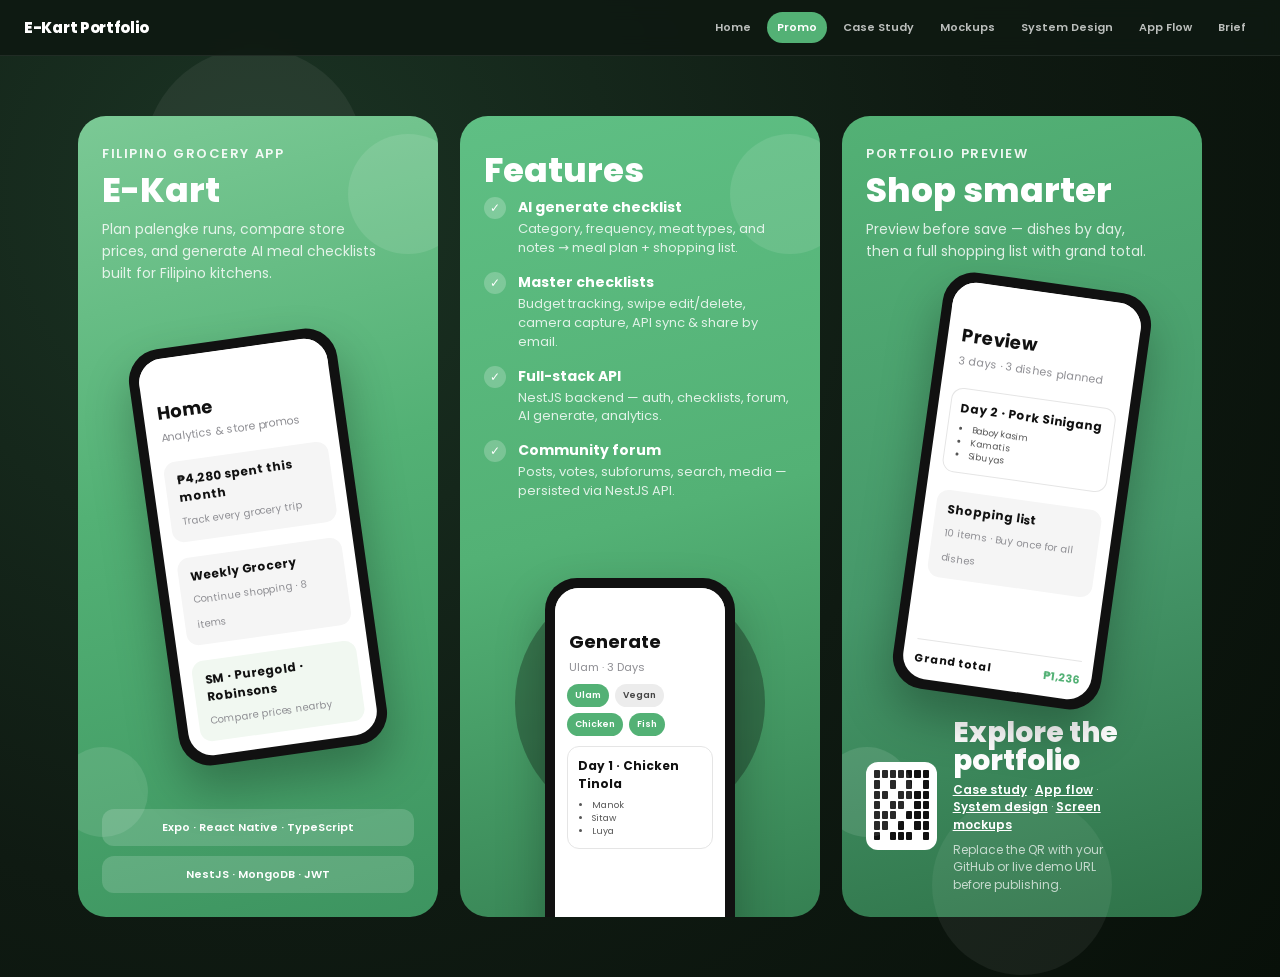
<file: ekart-promo.html>
<!doctype html>
<html lang="en">
  <head>
    <meta charset="UTF-8" />
    <meta name="viewport" content="width=device-width, initial-scale=1.0" />
    <title>E-Kart — Portfolio Promo</title>
    <link rel="preconnect" href="https://fonts.googleapis.com" />
    <link rel="preconnect" href="https://fonts.gstatic.com" crossorigin />
    <link
      href="https://fonts.googleapis.com/css2?family=Poppins:wght@400;500;600;700;800&display=swap"
      rel="stylesheet"
    />
    <link rel="stylesheet" href="portfolio-nav.css" />
    <style>
      :root {
        --accent: #53b175;
        --accent-dark: #3d9460;
        --accent-light: #7bc995;
        --bg-deep: #0f1a12;
        --bg-card: #53b175;
        --bg-card-alt: #449a65;
        --white: #ffffff;
        --muted: rgba(255, 255, 255, 0.82);
        --soft: rgba(255, 255, 255, 0.14);
      }

      * {
        box-sizing: border-box;
        margin: 0;
        padding: 0;
      }

      body {
        min-height: 100vh;
        display: flex;
        flex-direction: column;
        background: radial-gradient(
          circle at 20% 20%,
          #1b3424 0%,
          var(--bg-deep) 55%,
          #081009 100%
        );
        font-family: "Poppins", system-ui, sans-serif;
      }

      .promo-wrap {
        flex: 1;
        display: flex;
        align-items: center;
        justify-content: center;
        padding: 32px;
      }

      .promo {
        position: relative;
        width: min(1180px, 100%);
        display: grid;
        grid-template-columns: repeat(3, 1fr);
        gap: 22px;
        padding: 28px;
      }

      .promo::before,
      .promo::after {
        content: "";
        position: absolute;
        border-radius: 50%;
        background: rgba(255, 255, 255, 0.06);
        pointer-events: none;
      }

      .promo::before {
        width: 220px;
        height: 220px;
        top: -40px;
        left: 8%;
      }

      .promo::after {
        width: 180px;
        height: 180px;
        bottom: -30px;
        right: 10%;
      }

      .panel {
        position: relative;
        overflow: hidden;
        border-radius: 28px;
        background: linear-gradient(
          165deg,
          var(--accent-light) 0%,
          var(--accent) 45%,
          var(--accent-dark) 100%
        );
        color: var(--white);
        min-height: 620px;
        padding: 28px 24px 24px;
        display: flex;
        flex-direction: column;
      }

      .panel:nth-child(2) {
        background: linear-gradient(
          165deg,
          #5fbf84 0%,
          var(--accent) 50%,
          #358052 100%
        );
      }

      .panel:nth-child(3) {
        background: linear-gradient(
          165deg,
          var(--accent) 0%,
          #46986a 55%,
          #2f7349 100%
        );
      }

      .bubble {
        position: absolute;
        border-radius: 50%;
        background: rgba(255, 255, 255, 0.1);
      }

      .bubble.a {
        width: 120px;
        height: 120px;
        top: 18px;
        right: -30px;
      }

      .bubble.b {
        width: 90px;
        height: 90px;
        bottom: 80px;
        left: -20px;
      }

      .brand {
        font-size: 13px;
        font-weight: 600;
        letter-spacing: 0.12em;
        text-transform: uppercase;
        opacity: 0.9;
      }

      h1 {
        font-size: 34px;
        line-height: 1.1;
        font-weight: 800;
        margin-top: 8px;
      }

      .subtitle {
        margin-top: 10px;
        font-size: 14px;
        line-height: 1.55;
        color: var(--muted);
        max-width: 280px;
      }

      .phone-wrap {
        flex: 1;
        display: flex;
        align-items: center;
        justify-content: center;
        margin: 18px 0;
      }

      .phone {
        width: 210px;
        height: 420px;
        border-radius: 32px;
        background: #111;
        padding: 10px;
        box-shadow: 0 24px 48px rgba(0, 0, 0, 0.28);
        transform: rotate(-8deg);
      }

      .phone.right {
        transform: rotate(8deg);
      }

      .phone.center {
        transform: none;
        width: 190px;
        height: 380px;
      }

      .screen {
        width: 100%;
        height: 100%;
        border-radius: 24px;
        background: #fff;
        overflow: hidden;
        display: flex;
        flex-direction: column;
      }

      .status {
        height: 28px;
        background: #fff;
      }

      .ui-head {
        padding: 12px 14px 8px;
      }

      .ui-head h2 {
        color: #111;
        font-size: 18px;
        font-weight: 700;
      }

      .ui-head p {
        color: #8e8e93;
        font-size: 11px;
        margin-top: 4px;
      }

      .ui-card {
        margin: 8px 12px;
        padding: 10px 12px;
        border-radius: 12px;
        background: #f5f5f5;
      }

      .ui-card strong {
        display: block;
        color: #111;
        font-size: 12px;
      }

      .ui-card span {
        color: #8e8e93;
        font-size: 10px;
      }

      .chip-row {
        display: flex;
        flex-wrap: wrap;
        gap: 6px;
        padding: 0 12px;
      }

      .chip {
        font-size: 9px;
        font-weight: 600;
        padding: 5px 8px;
        border-radius: 999px;
        background: var(--accent);
        color: #fff;
      }

      .chip.off {
        background: #ececec;
        color: #444;
      }

      .dish {
        margin: 10px 12px;
        padding: 10px;
        border-radius: 12px;
        border: 1px solid #e5e5e5;
      }

      .dish h3 {
        color: #111;
        font-size: 12px;
      }

      .dish ul {
        margin-top: 6px;
        padding-left: 14px;
        color: #555;
        font-size: 9px;
        line-height: 1.45;
      }

      .total {
        margin: auto 12px 12px;
        padding-top: 10px;
        border-top: 1px solid #e5e5e5;
        display: flex;
        justify-content: space-between;
        color: #111;
        font-size: 11px;
        font-weight: 700;
      }

      .total span:last-child {
        color: var(--accent);
      }

      .features {
        margin-top: 8px;
        display: flex;
        flex-direction: column;
        gap: 14px;
      }

      .feature {
        display: flex;
        gap: 12px;
        align-items: flex-start;
      }

      .check {
        width: 22px;
        height: 22px;
        border-radius: 50%;
        background: rgba(255, 255, 255, 0.22);
        display: grid;
        place-items: center;
        flex-shrink: 0;
        font-size: 12px;
        font-weight: 700;
      }

      .feature p {
        font-size: 13px;
        line-height: 1.45;
        color: var(--muted);
      }

      .feature strong {
        display: block;
        color: var(--white);
        font-size: 14px;
        margin-bottom: 2px;
      }

      .center-stage {
        flex: 1;
        display: grid;
        place-items: center;
        margin-top: 12px;
      }

      .orbit {
        width: 250px;
        height: 250px;
        border-radius: 50%;
        background: rgba(15, 26, 18, 0.35);
        display: grid;
        place-items: center;
      }

      .cta-row {
        margin-top: auto;
        display: flex;
        align-items: center;
        gap: 16px;
      }

      .qr {
        width: 88px;
        height: 88px;
        border-radius: 12px;
        background: #fff;
        padding: 8px;
        display: grid;
        grid-template-columns: repeat(7, 1fr);
        grid-template-rows: repeat(7, 1fr);
        gap: 2px;
      }

      .qr i {
        background: #111;
        border-radius: 1px;
      }

      .qr i.off {
        background: transparent;
      }

      .cta-row h3 {
        font-size: 28px;
        font-weight: 800;
        line-height: 1;
      }

      .cta-row p {
        margin-top: 6px;
        font-size: 12px;
        color: var(--muted);
        max-width: 180px;
        line-height: 1.45;
      }

      .stack {
        margin-top: auto;
        display: flex;
        flex-direction: column;
        gap: 10px;
      }

      .pill {
        display: inline-flex;
        align-items: center;
        justify-content: center;
        padding: 10px 14px;
        border-radius: 12px;
        background: rgba(255, 255, 255, 0.16);
        font-size: 11px;
        font-weight: 600;
      }

      @media (max-width: 980px) {
        .promo {
          grid-template-columns: 1fr;
        }

        .panel {
          min-height: auto;
        }

        .phone,
        .phone.center {
          transform: none;
        }
      }

      @media print {
        body {
          background: #fff;
          padding: 0;
        }

        .promo {
          width: 100%;
          gap: 12px;
          padding: 12px;
        }
      }
    </style>
  </head>
  <body>
    <nav class="portfolio-nav">
      <a class="portfolio-nav-brand" href="index.html">E-Kart Portfolio</a>
      <div class="portfolio-nav-links">
        <a href="index.html">Home</a>
        <a href="ekart-promo.html" class="active">Promo</a>
        <a href="ekart-case-study.html">Case Study</a>
        <a href="ekart-mockups.html">Mockups</a>
        <a href="ekart-system-design.html">System Design</a>
        <a href="ekart-app-flow.html">App Flow</a>
        <a href="ekart.md">Brief</a>
      </div>
    </nav>
    <div class="promo-wrap">
    <main class="promo" aria-label="E-Kart portfolio promo">
      <!-- Panel 1: Hero -->
      <section class="panel">
        <span class="bubble a"></span>
        <span class="bubble b"></span>
        <p class="brand">Filipino grocery app</p>
        <h1>E-Kart</h1>
        <p class="subtitle">
          Plan palengke runs, compare store prices, and generate AI meal
          checklists built for Filipino kitchens.
        </p>

        <div class="phone-wrap">
          <div class="phone">
            <div class="screen">
              <div class="status"></div>
              <div class="ui-head">
                <h2>Home</h2>
                <p>Analytics &amp; store promos</p>
              </div>
              <div class="ui-card">
                <strong>₱4,280 spent this month</strong>
                <span>Track every grocery trip</span>
              </div>
              <div class="ui-card">
                <strong>Weekly Grocery</strong>
                <span>Continue shopping · 8 items</span>
              </div>
              <div class="ui-card" style="background: #f1f8f1">
                <strong>SM · Puregold · Robinsons</strong>
                <span>Compare prices nearby</span>
              </div>
            </div>
          </div>
        </div>

        <div class="stack">
          <span class="pill">Expo · React Native · TypeScript</span>
          <span class="pill">NestJS · MongoDB · JWT</span>
        </div>
      </section>

      <!-- Panel 2: Features -->
      <section class="panel">
        <span class="bubble a"></span>
        <h1>Features</h1>

        <div class="features">
          <div class="feature">
            <div class="check">✓</div>
            <div>
              <strong>AI generate checklist</strong>
              <p>
                Category, frequency, meat types, and notes → meal plan +
                shopping list.
              </p>
            </div>
          </div>
          <div class="feature">
            <div class="check">✓</div>
            <div>
              <strong>Master checklists</strong>
              <p>
                Budget tracking, swipe edit/delete, camera capture, API sync &
                share by email.
              </p>
            </div>
          </div>
          <div class="feature">
            <div class="check">✓</div>
            <div>
              <strong>Full-stack API</strong>
              <p>
                NestJS backend — auth, checklists, forum, AI generate, analytics.
              </p>
            </div>
          </div>
          <div class="feature">
            <div class="check">✓</div>
            <div>
              <strong>Community forum</strong>
              <p>
                Posts, votes, subforums, search, media — persisted via NestJS API.
              </p>
            </div>
          </div>
        </div>

        <div class="center-stage">
          <div class="orbit">
            <div class="phone center">
              <div class="screen">
                <div class="status"></div>
                <div class="ui-head">
                  <h2>Generate</h2>
                  <p>Ulam · 3 Days</p>
                </div>
                <div class="chip-row">
                  <span class="chip">Ulam</span>
                  <span class="chip off">Vegan</span>
                  <span class="chip">Chicken</span>
                  <span class="chip">Fish</span>
                </div>
                <div class="dish">
                  <h3>Day 1 · Chicken Tinola</h3>
                  <ul>
                    <li>Manok</li>
                    <li>Sitaw</li>
                    <li>Luya</li>
                  </ul>
                </div>
              </div>
            </div>
          </div>
        </div>
      </section>

      <!-- Panel 3: CTA -->
      <section class="panel">
        <span class="bubble b"></span>
        <p class="brand">Portfolio preview</p>
        <h1>Shop smarter</h1>
        <p class="subtitle">
          Preview before save — dishes by day, then a full shopping list with
          grand total.
        </p>

        <div class="phone-wrap">
          <div class="phone right">
            <div class="screen">
              <div class="status"></div>
              <div class="ui-head">
                <h2>Preview</h2>
                <p>3 days · 3 dishes planned</p>
              </div>
              <div class="dish">
                <h3>Day 2 · Pork Sinigang</h3>
                <ul>
                  <li>Baboy kasim</li>
                  <li>Kamatis</li>
                  <li>Sibuyas</li>
                </ul>
              </div>
              <div class="ui-card">
                <strong>Shopping list</strong>
                <span>10 items · Buy once for all dishes</span>
              </div>
              <div class="total">
                <span>Grand total</span>
                <span>₱1,236</span>
              </div>
            </div>
          </div>
        </div>

        <div class="cta-row">
          <div class="qr" aria-hidden="true">
            <i></i><i></i><i></i><i></i><i></i><i></i><i></i> <i></i
            ><i class="off"></i><i></i><i class="off"></i><i></i
            ><i class="off"></i><i></i> <i></i><i></i><i class="off"></i><i></i
            ><i></i><i></i><i></i> <i></i><i class="off"></i><i></i><i></i
            ><i class="off"></i><i></i><i></i> <i></i><i></i><i></i
            ><i class="off"></i><i></i><i></i><i></i> <i></i><i></i
            ><i class="off"></i><i></i><i class="off"></i><i></i><i></i> <i></i
            ><i class="off"></i><i></i><i></i><i></i><i class="off"></i><i></i>
            <i></i><i></i><i></i><i></i><i></i><i></i><i></i>
          </div>
          <div>
            <h3>Explore the portfolio</h3>
            <p>
              <a href="ekart-case-study.html" style="color: #fff; font-weight: 600">Case study</a>
              ·
              <a href="ekart-app-flow.html" style="color: #fff; font-weight: 600">App flow</a>
              ·
              <a href="ekart-system-design.html" style="color: #fff; font-weight: 600">System design</a>
              ·
              <a href="ekart-mockups.html" style="color: #fff; font-weight: 600">Screen mockups</a>
            </p>
            <p style="margin-top: 8px; opacity: 0.85">
              Replace the QR with your GitHub or live demo URL before publishing.
            </p>
          </div>
        </div>
      </section>
    </main>
    </div>
  </body>
</html>
</file>
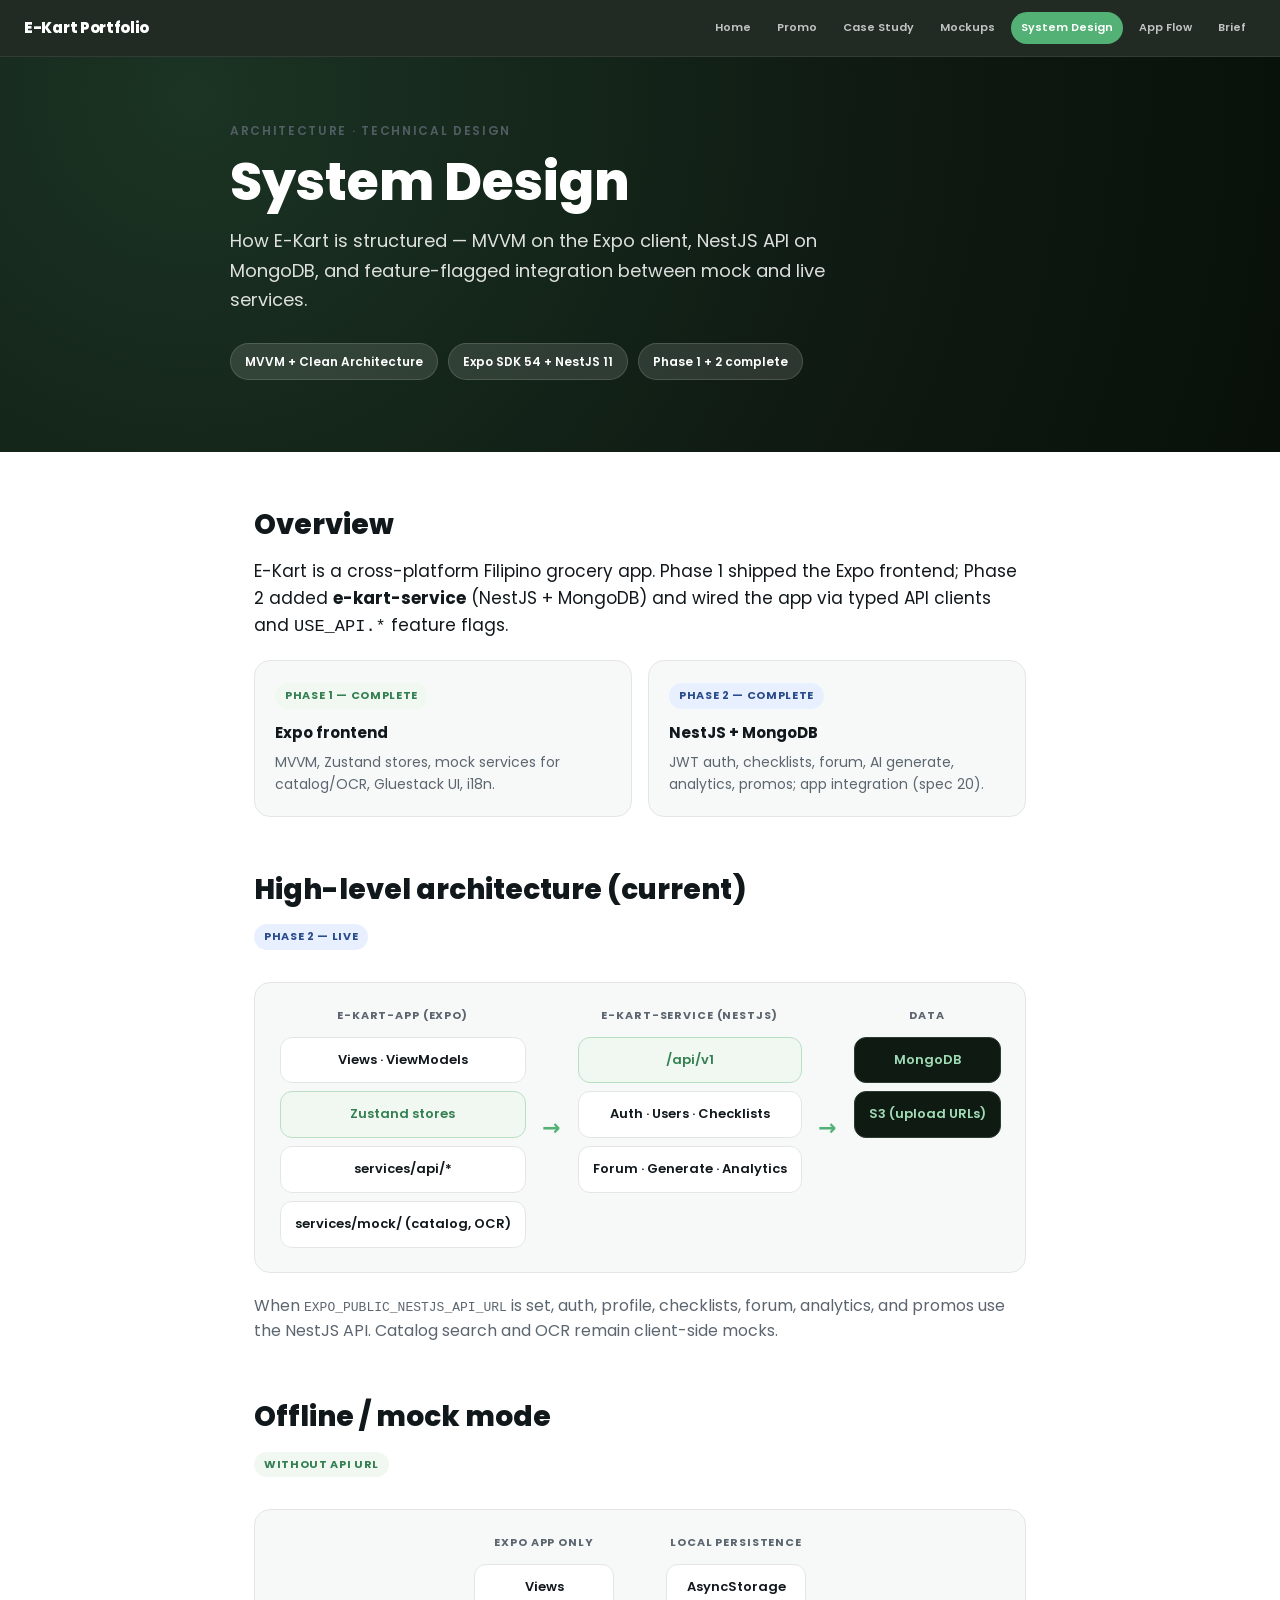
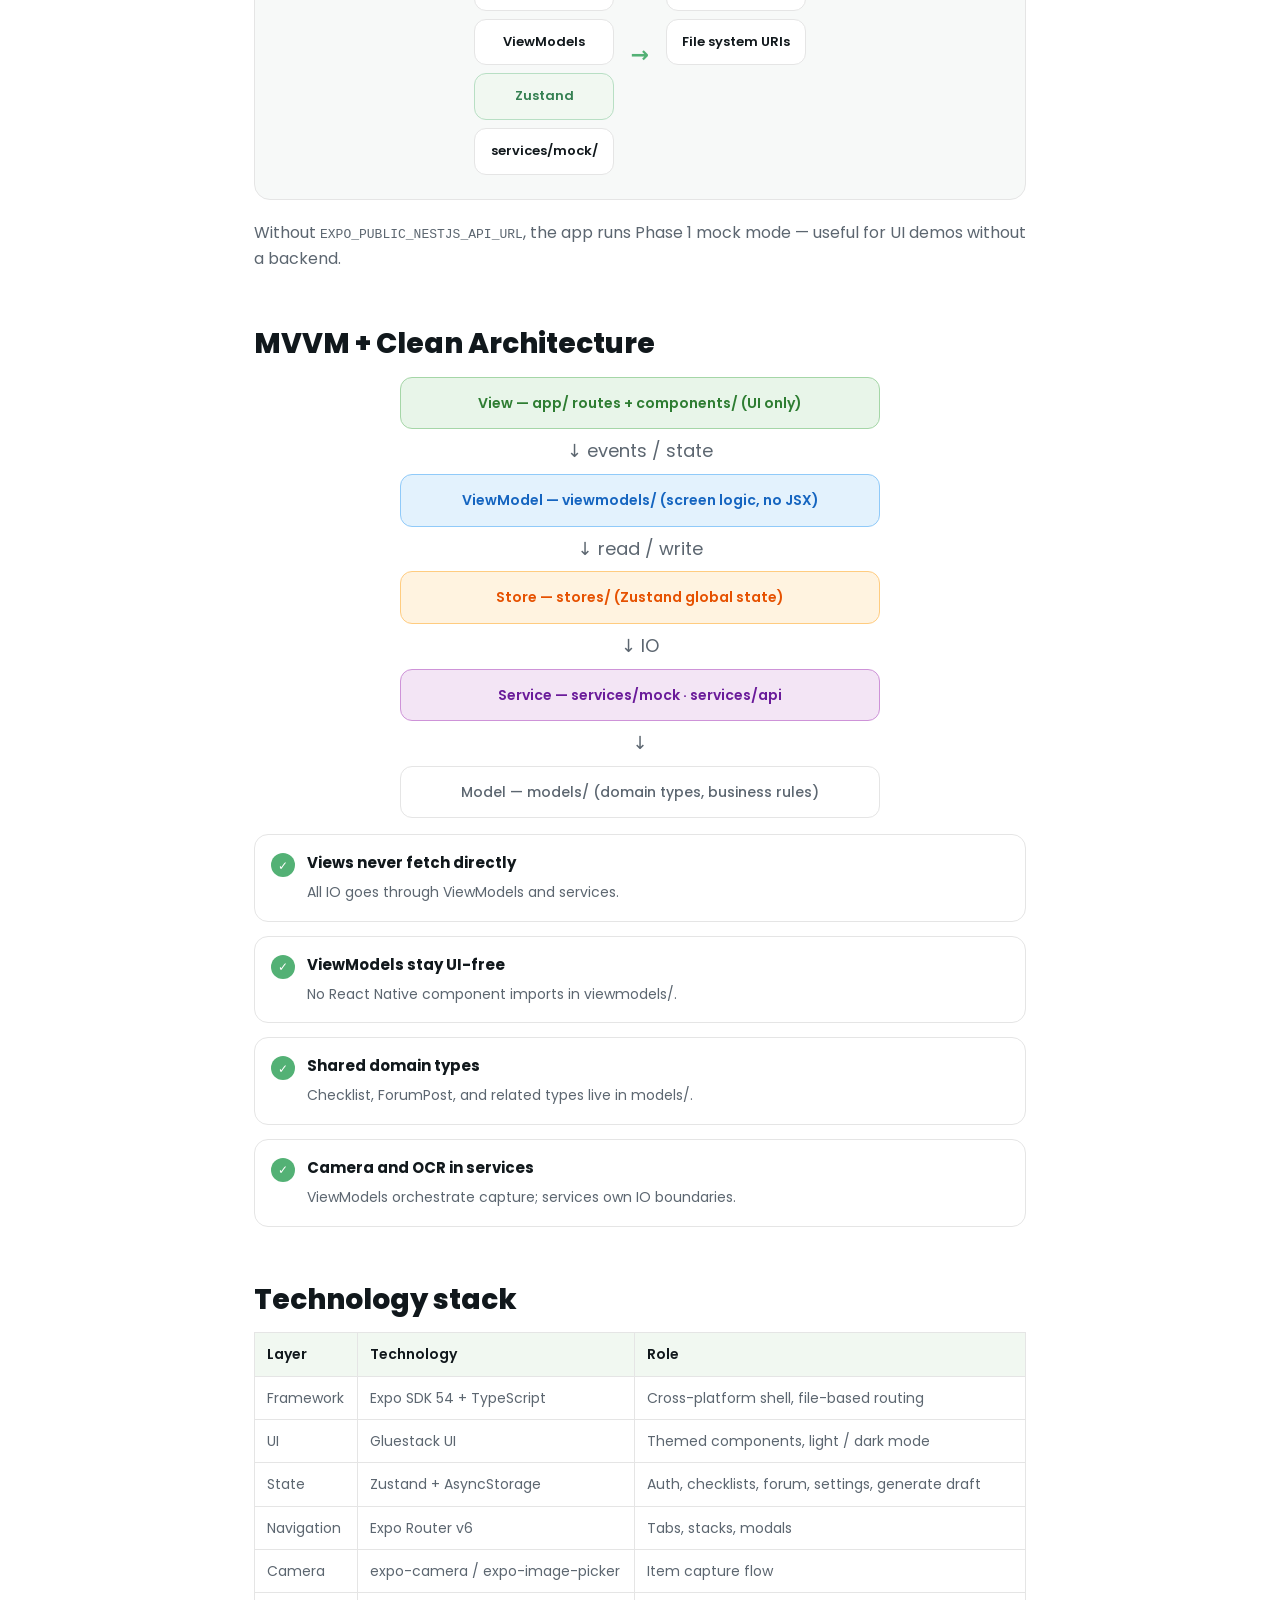
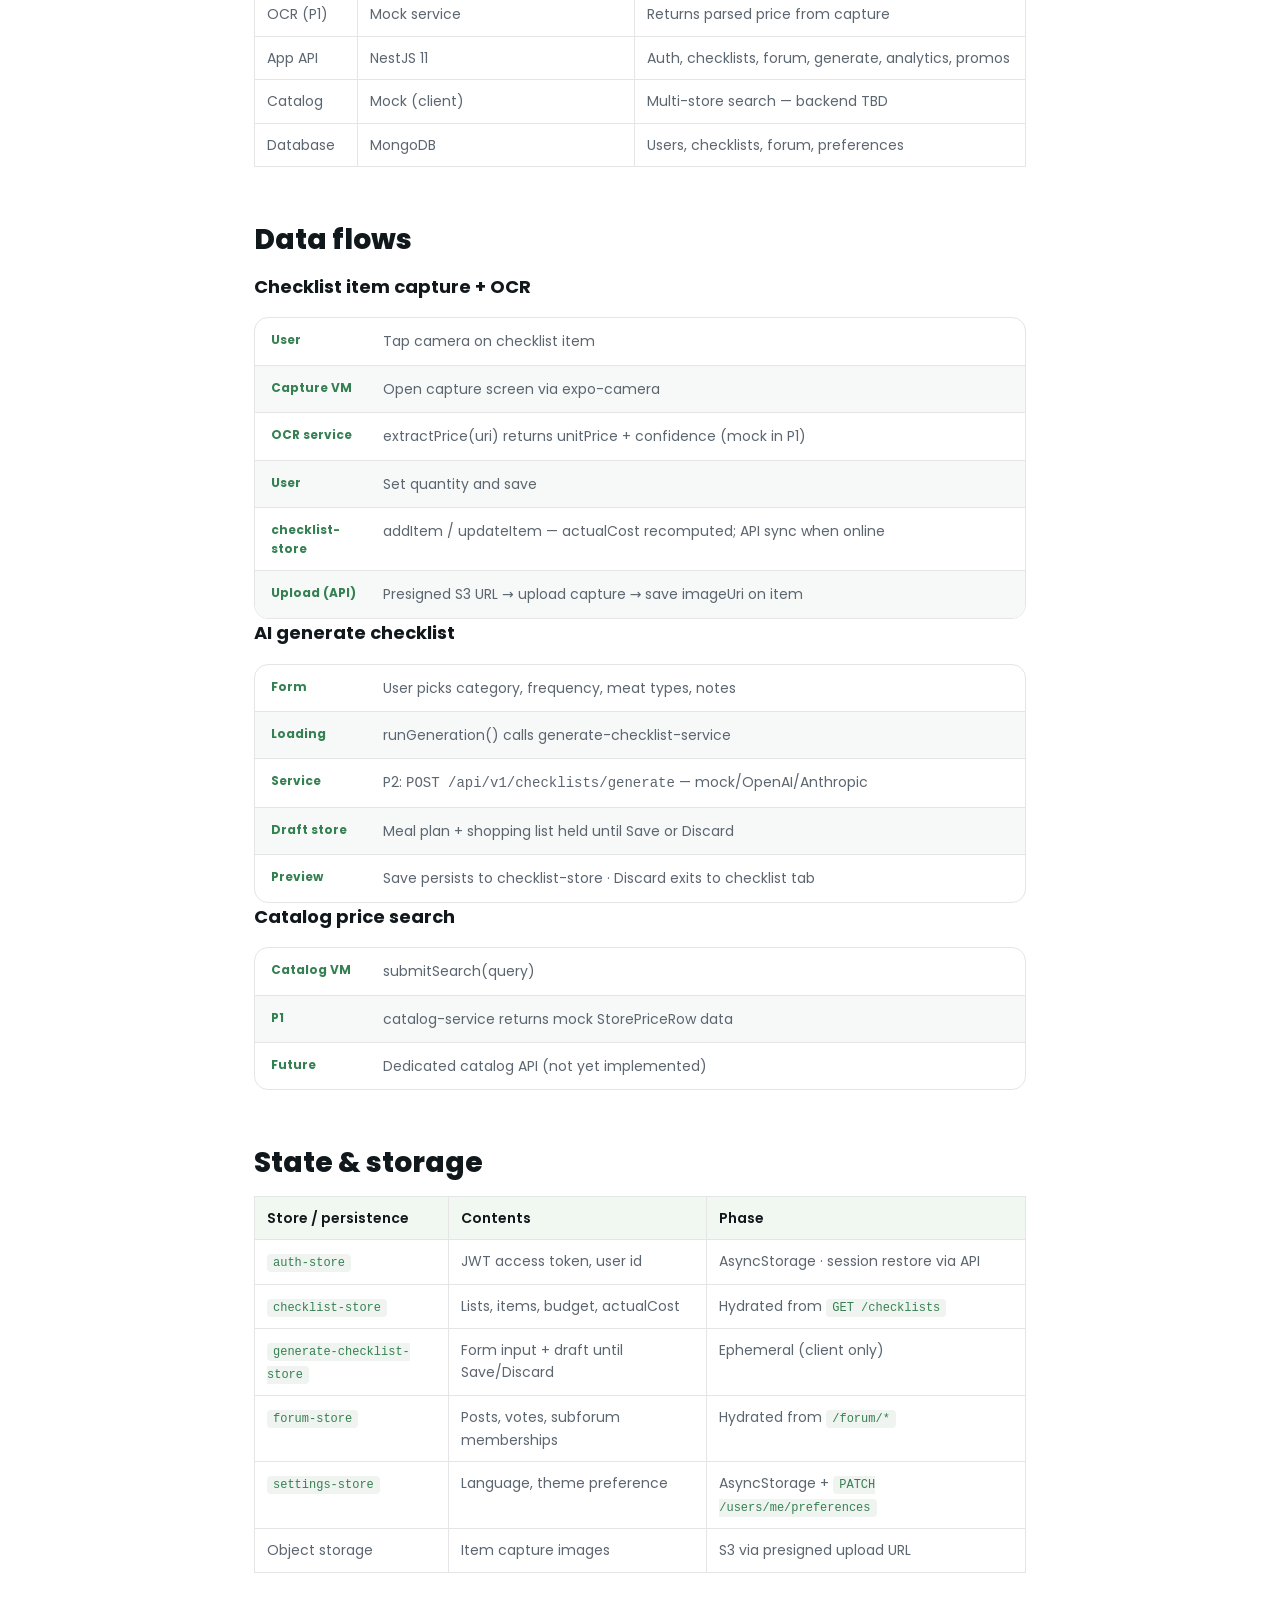
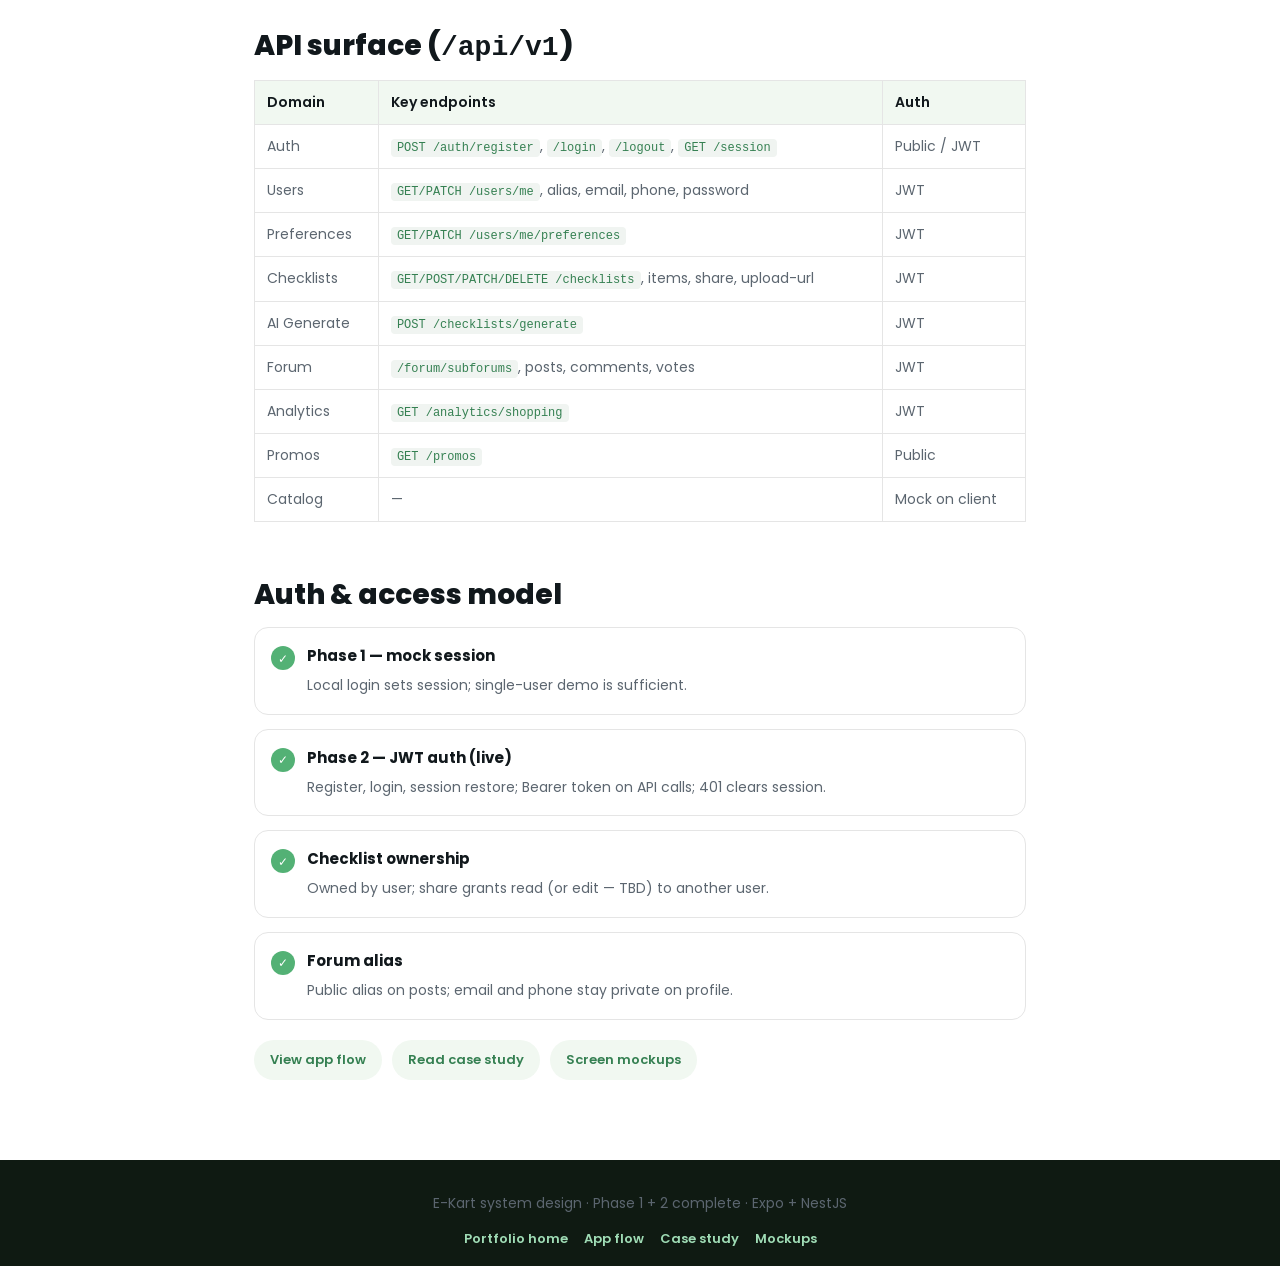
<file: ekart-system-design.html>
<!DOCTYPE html>
<html lang="en">
  <head>
    <meta charset="UTF-8" />
    <meta name="viewport" content="width=device-width, initial-scale=1.0" />
    <title>E-Kart — System Design</title>
    <link rel="preconnect" href="https://fonts.googleapis.com" />
    <link rel="preconnect" href="https://fonts.gstatic.com" crossorigin />
    <link
      href="https://fonts.googleapis.com/css2?family=Poppins:wght@400;500;600;700;800&display=swap"
      rel="stylesheet" />
    <link rel="stylesheet" href="portfolio-nav.css" />
    <link rel="stylesheet" href="portfolio-docs.css" />
  </head>
  <body>
    <nav class="portfolio-nav">
      <a class="portfolio-nav-brand" href="index.html">E-Kart Portfolio</a>
      <div class="portfolio-nav-links">
        <a href="index.html">Home</a>
        <a href="ekart-promo.html">Promo</a>
        <a href="ekart-case-study.html">Case Study</a>
        <a href="ekart-mockups.html">Mockups</a>
        <a href="ekart-system-design.html" class="active">System Design</a>
        <a href="ekart-app-flow.html">App Flow</a>
        <a href="ekart.md">Brief</a>
      </div>
    </nav>

    <header class="hero">
      <div class="hero-inner">
        <p class="eyebrow">Architecture · Technical Design</p>
        <h1>System Design</h1>
        <p class="hero-lead">
          How E-Kart is structured — MVVM on the Expo client, NestJS API on MongoDB, and feature-flagged
          integration between mock and live services.
        </p>
        <div class="meta">
          <span class="pill">MVVM + Clean Architecture</span>
          <span class="pill">Expo SDK 54 + NestJS 11</span>
          <span class="pill">Phase 1 + 2 complete</span>
        </div>
      </div>
    </header>

    <main class="content">
      <section id="overview">
        <h2>Overview</h2>
        <p class="lead">
          E-Kart is a cross-platform Filipino grocery app. Phase 1 shipped the Expo frontend;
          Phase 2 added <strong>e-kart-service</strong> (NestJS + MongoDB) and wired the app via
          typed API clients and <code>USE_API.*</code> feature flags.
        </p>
        <div class="grid-2">
          <div class="card">
            <span class="phase-badge p1">Phase 1 — Complete</span>
            <strong>Expo frontend</strong>
            <p>MVVM, Zustand stores, mock services for catalog/OCR, Gluestack UI, i18n.</p>
          </div>
          <div class="card">
            <span class="phase-badge p2">Phase 2 — Complete</span>
            <strong>NestJS + MongoDB</strong>
            <p>JWT auth, checklists, forum, AI generate, analytics, promos; app integration (spec 20).</p>
          </div>
        </div>
      </section>

      <section id="phase2-arch">
        <h2>High-level architecture (current)</h2>
        <span class="phase-badge p2">Phase 2 — Live</span>
        <div class="diagram">
          <div class="arch-row">
            <div class="arch-col">
              <div class="arch-group-label">e-kart-app (Expo)</div>
              <div class="arch-box">Views · ViewModels</div>
              <div class="arch-box accent">Zustand stores</div>
              <div class="arch-box">services/api/*</div>
              <div class="arch-box">services/mock/ (catalog, OCR)</div>
            </div>
            <div class="arch-arrow">→</div>
            <div class="arch-col">
              <div class="arch-group-label">e-kart-service (NestJS)</div>
              <div class="arch-box accent">/api/v1</div>
              <div class="arch-box">Auth · Users · Checklists</div>
              <div class="arch-box">Forum · Generate · Analytics</div>
            </div>
            <div class="arch-arrow">→</div>
            <div class="arch-col">
              <div class="arch-group-label">Data</div>
              <div class="arch-box dark">MongoDB</div>
              <div class="arch-box dark">S3 (upload URLs)</div>
            </div>
          </div>
        </div>
        <p>
          When <code>EXPO_PUBLIC_NESTJS_API_URL</code> is set, auth, profile, checklists, forum,
          analytics, and promos use the NestJS API. Catalog search and OCR remain client-side mocks.
        </p>
      </section>

      <section id="phase1-arch">
        <h2>Offline / mock mode</h2>
        <span class="phase-badge p1">Without API URL</span>
        <div class="diagram">
          <div class="arch-row">
            <div class="arch-col">
              <div class="arch-group-label">Expo app only</div>
              <div class="arch-box">Views</div>
              <div class="arch-box">ViewModels</div>
              <div class="arch-box accent">Zustand</div>
              <div class="arch-box">services/mock/</div>
            </div>
            <div class="arch-arrow">→</div>
            <div class="arch-col">
              <div class="arch-group-label">Local persistence</div>
              <div class="arch-box">AsyncStorage</div>
              <div class="arch-box">File system URIs</div>
            </div>
          </div>
        </div>
        <p>
          Without <code>EXPO_PUBLIC_NESTJS_API_URL</code>, the app runs Phase 1 mock mode — useful for
          UI demos without a backend.
        </p>
      </section>

      <section id="mvvm">
        <h2>MVVM + Clean Architecture</h2>
        <div class="arch-stack">
          <div class="layer-box view">View — app/ routes + components/ (UI only)</div>
          <div class="layer-arrow">↓ events / state</div>
          <div class="layer-box vm">ViewModel — viewmodels/ (screen logic, no JSX)</div>
          <div class="layer-arrow">↓ read / write</div>
          <div class="layer-box store">Store — stores/ (Zustand global state)</div>
          <div class="layer-arrow">↓ IO</div>
          <div class="layer-box service">Service — services/mock · services/api</div>
          <div class="layer-arrow">↓</div>
          <div class="layer-box data">Model — models/ (domain types, business rules)</div>
        </div>
        <ul class="feature-list">
          <li>
            <div>
              <strong>Views never fetch directly</strong>
              <span>All IO goes through ViewModels and services.</span>
            </div>
          </li>
          <li>
            <div>
              <strong>ViewModels stay UI-free</strong>
              <span>No React Native component imports in viewmodels/.</span>
            </div>
          </li>
          <li>
            <div>
              <strong>Shared domain types</strong>
              <span>Checklist, ForumPost, and related types live in models/.</span>
            </div>
          </li>
          <li>
            <div>
              <strong>Camera and OCR in services</strong>
              <span>ViewModels orchestrate capture; services own IO boundaries.</span>
            </div>
          </li>
        </ul>
      </section>

      <section id="stack">
        <h2>Technology stack</h2>
        <table class="doc-table">
          <thead>
            <tr>
              <th>Layer</th>
              <th>Technology</th>
              <th>Role</th>
            </tr>
          </thead>
          <tbody>
            <tr>
              <td>Framework</td>
              <td>Expo SDK 54 + TypeScript</td>
              <td>Cross-platform shell, file-based routing</td>
            </tr>
            <tr>
              <td>UI</td>
              <td>Gluestack UI</td>
              <td>Themed components, light / dark mode</td>
            </tr>
            <tr>
              <td>State</td>
              <td>Zustand + AsyncStorage</td>
              <td>Auth, checklists, forum, settings, generate draft</td>
            </tr>
            <tr>
              <td>Navigation</td>
              <td>Expo Router v6</td>
              <td>Tabs, stacks, modals</td>
            </tr>
            <tr>
              <td>Camera</td>
              <td>expo-camera / expo-image-picker</td>
              <td>Item capture flow</td>
            </tr>
            <tr>
              <td>OCR (P1)</td>
              <td>Mock service</td>
              <td>Returns parsed price from capture</td>
            </tr>
            <tr>
              <td>App API</td>
              <td>NestJS 11</td>
              <td>Auth, checklists, forum, generate, analytics, promos</td>
            </tr>
            <tr>
              <td>Catalog</td>
              <td>Mock (client)</td>
              <td>Multi-store search — backend TBD</td>
            </tr>
            <tr>
              <td>Database</td>
              <td>MongoDB</td>
              <td>Users, checklists, forum, preferences</td>
            </tr>
          </tbody>
        </table>
      </section>

      <section id="data-flows">
        <h2>Data flows</h2>

        <h3>Checklist item capture + OCR</h3>
        <div class="seq-list">
          <div class="seq-row">
            <div class="seq-actor">User</div>
            <div class="seq-action">Tap camera on checklist item</div>
          </div>
          <div class="seq-row">
            <div class="seq-actor">Capture VM</div>
            <div class="seq-action">Open capture screen via expo-camera</div>
          </div>
          <div class="seq-row">
            <div class="seq-actor">OCR service</div>
            <div class="seq-action">extractPrice(uri) returns unitPrice + confidence (mock in P1)</div>
          </div>
          <div class="seq-row">
            <div class="seq-actor">User</div>
            <div class="seq-action">Set quantity and save</div>
          </div>
          <div class="seq-row">
            <div class="seq-actor">checklist-store</div>
            <div class="seq-action">addItem / updateItem — actualCost recomputed; API sync when online</div>
          </div>
          <div class="seq-row">
            <div class="seq-actor">Upload (API)</div>
            <div class="seq-action">Presigned S3 URL → upload capture → save imageUri on item</div>
          </div>
        </div>

        <h3>AI generate checklist</h3>
        <div class="seq-list">
          <div class="seq-row">
            <div class="seq-actor">Form</div>
            <div class="seq-action">User picks category, frequency, meat types, notes</div>
          </div>
          <div class="seq-row">
            <div class="seq-actor">Loading</div>
            <div class="seq-action">runGeneration() calls generate-checklist-service</div>
          </div>
          <div class="seq-row">
            <div class="seq-actor">Service</div>
            <div class="seq-action">P2: <code>POST /api/v1/checklists/generate</code> — mock/OpenAI/Anthropic</div>
          </div>
          <div class="seq-row">
            <div class="seq-actor">Draft store</div>
            <div class="seq-action">Meal plan + shopping list held until Save or Discard</div>
          </div>
          <div class="seq-row">
            <div class="seq-actor">Preview</div>
            <div class="seq-action">Save persists to checklist-store · Discard exits to checklist tab</div>
          </div>
        </div>

        <h3>Catalog price search</h3>
        <div class="seq-list">
          <div class="seq-row">
            <div class="seq-actor">Catalog VM</div>
            <div class="seq-action">submitSearch(query)</div>
          </div>
          <div class="seq-row">
            <div class="seq-actor">P1</div>
            <div class="seq-action">catalog-service returns mock StorePriceRow data</div>
          </div>
          <div class="seq-row">
            <div class="seq-actor">Future</div>
            <div class="seq-action">Dedicated catalog API (not yet implemented)</div>
          </div>
        </div>
      </section>

      <section id="storage">
        <h2>State &amp; storage</h2>
        <table class="doc-table">
          <thead>
            <tr>
              <th>Store / persistence</th>
              <th>Contents</th>
              <th>Phase</th>
            </tr>
          </thead>
          <tbody>
            <tr>
              <td><code>auth-store</code></td>
              <td>JWT access token, user id</td>
              <td>AsyncStorage · session restore via API</td>
            </tr>
            <tr>
              <td><code>checklist-store</code></td>
              <td>Lists, items, budget, actualCost</td>
              <td>Hydrated from <code>GET /checklists</code></td>
            </tr>
            <tr>
              <td><code>generate-checklist-store</code></td>
              <td>Form input + draft until Save/Discard</td>
              <td>Ephemeral (client only)</td>
            </tr>
            <tr>
              <td><code>forum-store</code></td>
              <td>Posts, votes, subforum memberships</td>
              <td>Hydrated from <code>/forum/*</code></td>
            </tr>
            <tr>
              <td><code>settings-store</code></td>
              <td>Language, theme preference</td>
              <td>AsyncStorage + <code>PATCH /users/me/preferences</code></td>
            </tr>
            <tr>
              <td>Object storage</td>
              <td>Item capture images</td>
              <td>S3 via presigned upload URL</td>
            </tr>
          </tbody>
        </table>
      </section>

      <section id="api">
        <h2>API surface (<code>/api/v1</code>)</h2>
        <table class="doc-table">
          <thead>
            <tr>
              <th>Domain</th>
              <th>Key endpoints</th>
              <th>Auth</th>
            </tr>
          </thead>
          <tbody>
            <tr>
              <td>Auth</td>
              <td><code>POST /auth/register</code>, <code>/login</code>, <code>/logout</code>, <code>GET /session</code></td>
              <td>Public / JWT</td>
            </tr>
            <tr>
              <td>Users</td>
              <td><code>GET/PATCH /users/me</code>, alias, email, phone, password</td>
              <td>JWT</td>
            </tr>
            <tr>
              <td>Preferences</td>
              <td><code>GET/PATCH /users/me/preferences</code></td>
              <td>JWT</td>
            </tr>
            <tr>
              <td>Checklists</td>
              <td><code>GET/POST/PATCH/DELETE /checklists</code>, items, share, upload-url</td>
              <td>JWT</td>
            </tr>
            <tr>
              <td>AI Generate</td>
              <td><code>POST /checklists/generate</code></td>
              <td>JWT</td>
            </tr>
            <tr>
              <td>Forum</td>
              <td><code>/forum/subforums</code>, posts, comments, votes</td>
              <td>JWT</td>
            </tr>
            <tr>
              <td>Analytics</td>
              <td><code>GET /analytics/shopping</code></td>
              <td>JWT</td>
            </tr>
            <tr>
              <td>Promos</td>
              <td><code>GET /promos</code></td>
              <td>Public</td>
            </tr>
            <tr>
              <td>Catalog</td>
              <td>—</td>
              <td>Mock on client</td>
            </tr>
          </tbody>
        </table>
      </section>

      <section id="auth">
        <h2>Auth &amp; access model</h2>
        <ul class="feature-list">
          <li>
            <div>
              <strong>Phase 1 — mock session</strong>
              <span>Local login sets session; single-user demo is sufficient.</span>
            </div>
          </li>
          <li>
            <div>
              <strong>Phase 2 — JWT auth (live)</strong>
              <span>Register, login, session restore; Bearer token on API calls; 401 clears session.</span>
            </div>
          </li>
          <li>
            <div>
              <strong>Checklist ownership</strong>
              <span>Owned by user; share grants read (or edit — TBD) to another user.</span>
            </div>
          </li>
          <li>
            <div>
              <strong>Forum alias</strong>
              <span>Public alias on posts; email and phone stay private on profile.</span>
            </div>
          </li>
        </ul>
        <div class="cross-links">
          <a href="ekart-app-flow.html">View app flow</a>
          <a href="ekart-case-study.html">Read case study</a>
          <a href="ekart-mockups.html">Screen mockups</a>
        </div>
      </section>
    </main>

    <footer>
      <p>E-Kart system design · Phase 1 + 2 complete · Expo + NestJS</p>
      <nav class="portfolio-footer-nav portfolio-footer-nav--dark">
        <a href="index.html">Portfolio home</a>
        <a href="ekart-app-flow.html">App flow</a>
        <a href="ekart-case-study.html">Case study</a>
        <a href="ekart-mockups.html">Mockups</a>
      </nav>
    </footer>
  </body>
</html>
</file>
<file: portfolio-nav.css>
/* Shared navigation for E-Kart portfolio pages */
.portfolio-nav {
  position: sticky;
  top: 0;
  z-index: 100;
  display: flex;
  align-items: center;
  justify-content: space-between;
  gap: 16px;
  padding: 12px 24px;
  background: rgba(15, 26, 18, 0.92);
  backdrop-filter: blur(10px);
  border-bottom: 1px solid rgba(255, 255, 255, 0.08);
  font-family: 'Poppins', system-ui, sans-serif;
}

.portfolio-nav-brand {
  color: #fff;
  font-size: 15px;
  font-weight: 800;
  text-decoration: none;
  letter-spacing: -0.02em;
}

.portfolio-nav-brand:hover {
  color: #9fdcb5;
  text-decoration: none;
}

.portfolio-nav-links {
  display: flex;
  flex-wrap: wrap;
  gap: 6px;
  justify-content: flex-end;
}

.portfolio-nav-links a {
  color: rgba(255, 255, 255, 0.72);
  font-size: 11px;
  font-weight: 600;
  text-decoration: none;
  padding: 7px 10px;
  border-radius: 999px;
  transition: background 0.15s, color 0.15s;
}

.portfolio-nav-links a:hover {
  color: #fff;
  background: rgba(255, 255, 255, 0.1);
  text-decoration: none;
}

.portfolio-nav-links a.active {
  color: #fff;
  background: #53b175;
}

.portfolio-footer-nav {
  display: flex;
  flex-wrap: wrap;
  gap: 8px 16px;
  justify-content: center;
  margin-top: 12px;
}

.portfolio-footer-nav a {
  font-size: 13px;
  font-weight: 600;
  text-decoration: none;
}

.portfolio-footer-nav--dark a {
  color: #9fdcb5;
}

.portfolio-footer-nav--light a {
  color: #358052;
}

@media (max-width: 640px) {
  .portfolio-nav {
    flex-direction: column;
    align-items: stretch;
    padding: 12px 16px;
  }

  .portfolio-nav-links {
    justify-content: flex-start;
  }
}

@media print {
  .portfolio-nav {
    display: none;
  }
}
</file>
<file: portfolio-docs.css>
/* Documentation pages — aligned with ekart-case-study.html */
:root {
  --accent: #53b175;
  --accent-dark: #358052;
  --accent-soft: #f1f8f1;
  --bg-deep: #0f1a12;
  --text: #11181c;
  --text-muted: #5c6670;
  --border: #e5e5e5;
  --surface: #ffffff;
  --surface-alt: #f7f9f8;
  --code-bg: #f0f4f1;
}

* {
  box-sizing: border-box;
  margin: 0;
  padding: 0;
}

body {
  font-family: 'Poppins', system-ui, sans-serif;
  color: var(--text);
  background: var(--surface);
  line-height: 1.6;
}

a {
  color: var(--accent-dark);
  text-decoration: none;
}

a:hover {
  text-decoration: underline;
}

.hero {
  background: radial-gradient(circle at 15% 10%, #1b3424 0%, var(--bg-deep) 60%, #081009 100%);
  color: #fff;
  padding: 64px 24px 72px;
}

.hero-inner,
.content {
  max-width: 820px;
  margin: 0 auto;
}

.eyebrow {
  font-size: 12px;
  font-weight: 600;
  letter-spacing: 0.14em;
  text-transform: uppercase;
  opacity: 0.85;
}

.hero h1 {
  font-size: clamp(36px, 6vw, 52px);
  font-weight: 800;
  line-height: 1.08;
  margin-top: 12px;
}

.hero-lead {
  margin-top: 16px;
  font-size: 18px;
  line-height: 1.65;
  color: rgba(255, 255, 255, 0.86);
  max-width: 640px;
}

.meta {
  display: flex;
  flex-wrap: wrap;
  gap: 10px;
  margin-top: 28px;
}

.pill {
  font-size: 12px;
  font-weight: 600;
  padding: 8px 14px;
  border-radius: 999px;
  background: rgba(255, 255, 255, 0.12);
  border: 1px solid rgba(255, 255, 255, 0.14);
}

.content {
  padding: 56px 24px 80px;
}

section + section {
  margin-top: 56px;
}

h2 {
  font-size: 28px;
  font-weight: 800;
  line-height: 1.2;
  margin-bottom: 16px;
}

h3 {
  font-size: 18px;
  font-weight: 700;
  margin-bottom: 8px;
}

p {
  color: var(--text-muted);
  margin-bottom: 14px;
}

p:last-child {
  margin-bottom: 0;
}

.lead {
  font-size: 17px;
  color: var(--text);
}

.grid-2 {
  display: grid;
  grid-template-columns: repeat(2, minmax(0, 1fr));
  gap: 16px;
  margin-top: 20px;
}

.card {
  background: var(--surface-alt);
  border: 1px solid var(--border);
  border-radius: 16px;
  padding: 20px;
}

.card p {
  font-size: 14px;
}

.card strong {
  display: block;
  color: var(--text);
  font-size: 15px;
  margin-bottom: 6px;
}

.phase-badge {
  display: inline-block;
  font-size: 11px;
  font-weight: 700;
  letter-spacing: 0.06em;
  text-transform: uppercase;
  padding: 4px 10px;
  border-radius: 999px;
  margin-bottom: 12px;
}

.phase-badge.p1 {
  background: var(--accent-soft);
  color: var(--accent-dark);
}

.phase-badge.p2 {
  background: #e8f0ff;
  color: #2b4c8c;
}

.feature-list {
  list-style: none;
  margin-top: 16px;
  display: flex;
  flex-direction: column;
  gap: 14px;
}

.feature-list li {
  display: flex;
  gap: 12px;
  align-items: flex-start;
  padding: 16px;
  border: 1px solid var(--border);
  border-radius: 14px;
  background: var(--surface);
}

.feature-list li::before {
  content: '✓';
  flex-shrink: 0;
  width: 24px;
  height: 24px;
  border-radius: 50%;
  background: var(--accent);
  color: #fff;
  font-size: 12px;
  font-weight: 700;
  display: grid;
  place-items: center;
  margin-top: 2px;
}

.feature-list strong {
  display: block;
  color: var(--text);
  font-size: 15px;
  margin-bottom: 4px;
}

.feature-list span {
  font-size: 14px;
  color: var(--text-muted);
}

.doc-table {
  width: 100%;
  border-collapse: collapse;
  margin: 16px 0;
  font-size: 14px;
}

.doc-table th,
.doc-table td {
  border: 1px solid var(--border);
  padding: 10px 12px;
  text-align: left;
  vertical-align: top;
}

.doc-table th {
  background: var(--accent-soft);
  color: var(--text);
  font-weight: 600;
}

.doc-table td {
  color: var(--text-muted);
}

.doc-table code {
  font-size: 12px;
  background: var(--code-bg);
  padding: 2px 6px;
  border-radius: 4px;
  color: var(--accent-dark);
}

.flow {
  margin-top: 20px;
  border-left: 3px solid var(--accent);
  padding-left: 20px;
  display: flex;
  flex-direction: column;
  gap: 18px;
}

.flow-step strong {
  display: block;
  color: var(--text);
  font-size: 15px;
}

.flow-step span {
  font-size: 14px;
  color: var(--text-muted);
}

.route-tree {
  font-family: ui-monospace, 'SF Mono', Menlo, monospace;
  font-size: 13px;
  line-height: 1.7;
  color: var(--text);
  background: var(--code-bg);
  border: 1px solid var(--border);
  border-radius: 12px;
  padding: 18px 20px;
  overflow-x: auto;
  margin-top: 16px;
}

/* Architecture diagrams — pure CSS, no Mermaid */
.diagram {
  margin: 20px 0;
  padding: 24px;
  background: var(--surface-alt);
  border: 1px solid var(--border);
  border-radius: 16px;
  overflow-x: auto;
}

.arch-row {
  display: flex;
  align-items: stretch;
  justify-content: center;
  gap: 12px;
  flex-wrap: wrap;
}

.arch-col {
  display: flex;
  flex-direction: column;
  gap: 8px;
  min-width: 140px;
}

.arch-group-label {
  font-size: 11px;
  font-weight: 700;
  letter-spacing: 0.08em;
  text-transform: uppercase;
  color: var(--text-muted);
  text-align: center;
  margin-bottom: 4px;
}

.arch-box {
  background: var(--surface);
  border: 1px solid var(--border);
  border-radius: 12px;
  padding: 12px 14px;
  font-size: 13px;
  font-weight: 600;
  color: var(--text);
  text-align: center;
}

.arch-box.accent {
  background: var(--accent-soft);
  border-color: #b8dfc4;
  color: var(--accent-dark);
}

.arch-box.dark {
  background: var(--bg-deep);
  border-color: #2a3d30;
  color: #9fdcb5;
}

.arch-arrow {
  display: flex;
  align-items: center;
  justify-content: center;
  color: var(--accent);
  font-size: 22px;
  font-weight: 700;
  min-width: 28px;
}

.arch-arrow-down {
  text-align: center;
  color: var(--accent);
  font-size: 20px;
  line-height: 1;
  padding: 4px 0;
}

.arch-stack {
  display: flex;
  flex-direction: column;
  gap: 8px;
  max-width: 480px;
  margin: 16px auto;
}

.layer-box {
  border-radius: 12px;
  padding: 14px 18px;
  text-align: center;
  font-size: 14px;
  font-weight: 600;
  border: 1px solid var(--border);
}

.layer-box.view {
  background: #e8f5e9;
  border-color: #a5d6a7;
  color: #2e7d32;
}

.layer-box.vm {
  background: #e3f2fd;
  border-color: #90caf9;
  color: #1565c0;
}

.layer-box.store {
  background: #fff3e0;
  border-color: #ffcc80;
  color: #e65100;
}

.layer-box.service {
  background: #f3e5f5;
  border-color: #ce93d8;
  color: #6a1b9a;
}

.layer-box.data {
  background: var(--surface);
  color: var(--text-muted);
  font-weight: 500;
}

.layer-arrow {
  text-align: center;
  color: var(--text-muted);
  font-size: 18px;
}

.flow-chart {
  display: flex;
  flex-wrap: wrap;
  align-items: center;
  gap: 8px;
  justify-content: center;
  margin: 16px 0;
}

.flow-node {
  background: var(--surface);
  border: 1px solid var(--border);
  border-radius: 10px;
  padding: 10px 14px;
  font-size: 13px;
  font-weight: 600;
  color: var(--text);
  text-align: center;
}

.flow-node.start,
.flow-node.accent {
  border-radius: 999px;
  background: var(--accent-soft);
  border-color: #b8dfc4;
  color: var(--accent-dark);
}

.flow-node.decision {
  border-radius: 4px;
  transform: rotate(0deg);
  background: #fff8e1;
  border-color: #ffe082;
}

.flow-connector {
  color: var(--accent);
  font-weight: 700;
  font-size: 16px;
}

.flow-label {
  font-size: 11px;
  color: var(--text-muted);
  font-weight: 600;
  width: 100%;
  text-align: center;
}

.seq-list {
  margin-top: 16px;
  border: 1px solid var(--border);
  border-radius: 14px;
  overflow: hidden;
}

.seq-row {
  display: grid;
  grid-template-columns: 100px 1fr;
  gap: 12px;
  padding: 12px 16px;
  border-bottom: 1px solid var(--border);
  font-size: 14px;
}

.seq-row:last-child {
  border-bottom: none;
}

.seq-row:nth-child(even) {
  background: var(--surface-alt);
}

.seq-actor {
  font-weight: 700;
  color: var(--accent-dark);
  font-size: 12px;
}

.seq-action {
  color: var(--text-muted);
}

.cross-links {
  display: flex;
  flex-wrap: wrap;
  gap: 10px;
  margin-top: 20px;
}

.cross-links a {
  font-size: 13px;
  font-weight: 600;
  padding: 10px 16px;
  border-radius: 999px;
  background: var(--accent-soft);
  text-decoration: none;
}

.cross-links a:hover {
  background: var(--accent);
  color: #fff;
  text-decoration: none;
}

footer {
  background: var(--bg-deep);
  color: rgba(255, 255, 255, 0.8);
  padding: 32px 24px;
  text-align: center;
  font-size: 14px;
}

footer a {
  color: #9fdcb5;
}

@media (max-width: 720px) {
  .grid-2 {
    grid-template-columns: 1fr;
  }

  .arch-row {
    flex-direction: column;
    align-items: center;
  }

  .arch-arrow {
    transform: rotate(90deg);
  }

  .seq-row {
    grid-template-columns: 1fr;
    gap: 4px;
  }
}

@media print {
  .portfolio-nav {
    display: none;
  }
}
</file>
